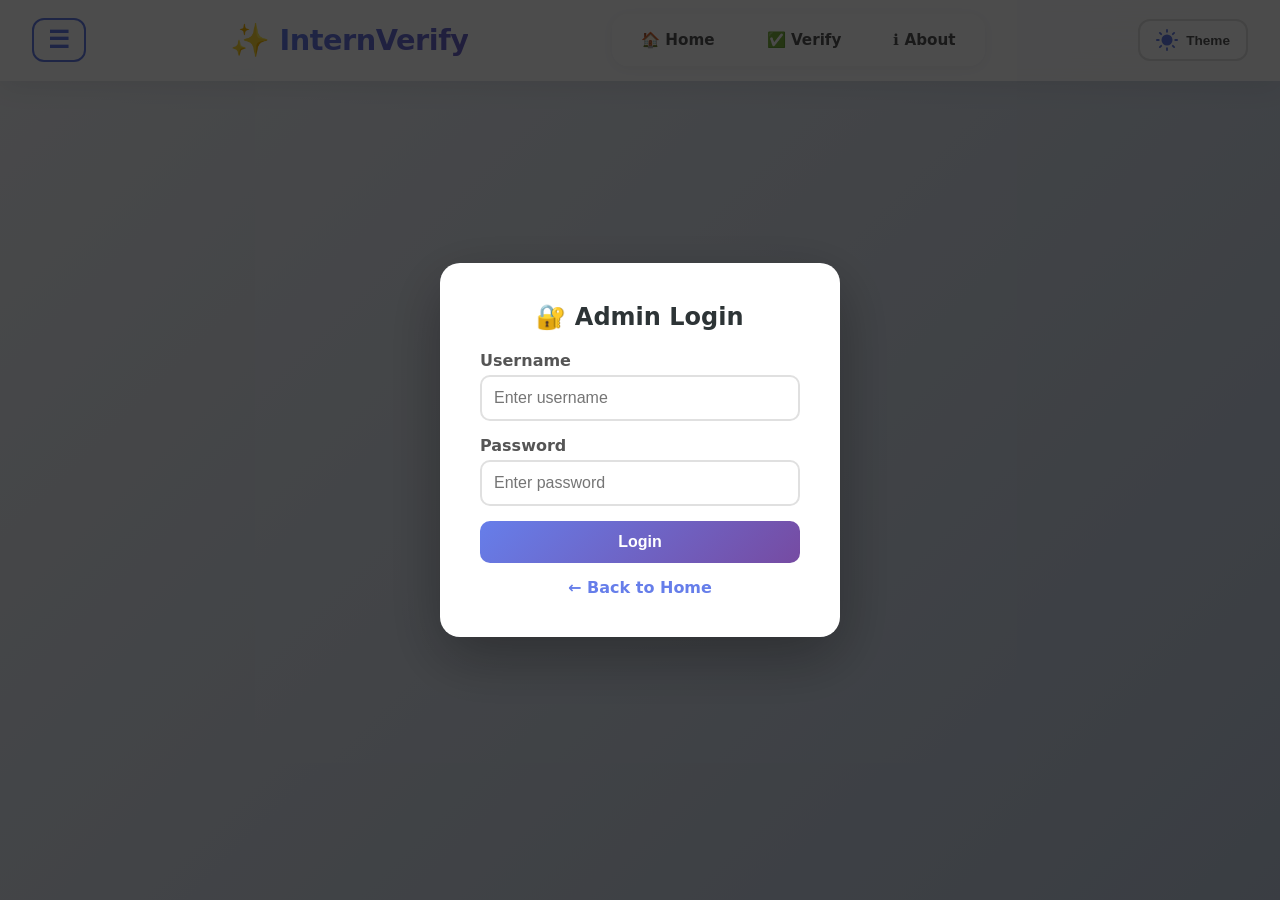
<file: admin-student.html>
<!DOCTYPE html>
<html lang="en">
<head>
    <meta charset="UTF-8">
    <meta name="viewport" content="width=device-width, initial-scale=1.0">
    <title>Student Management - InternVerify</title>
    <link rel="stylesheet" href="style.css">
    <style>
        .admin-container {
            max-width: 1200px;
            margin: 100px auto 40px;
            padding: 0 20px;
        }

        .admin-header {
            display: flex;
            justify-content: space-between;
            align-items: center;
            flex-wrap: wrap;
            gap: 20px;
            margin-bottom: 30px;
        }

        .admin-header h1 {
            font-size: 2.2rem;
            color: #2d3436;
        }

        .admin-header .stats {
            display: flex;
            gap: 20px;
            flex-wrap: wrap;
        }

        .admin-header .stats span {
            background: white;
            padding: 10px 20px;
            border-radius: 10px;
            box-shadow: 0 2px 10px rgba(0,0,0,0.05);
        }

        .btn-admin-logout {
            padding: 10px 25px;
            background: #e74c3c;
            color: white;
            border: none;
            border-radius: 10px;
            font-weight: 600;
            cursor: pointer;
            transition: all 0.3s ease;
        }

        .btn-admin-logout:hover {
            transform: translateY(-2px);
            box-shadow: 0 4px 20px rgba(231, 76, 60, 0.3);
        }

        .btn-back {
            padding: 10px 25px;
            background: #667eea;
            color: white;
            border: none;
            border-radius: 10px;
            font-weight: 600;
            cursor: pointer;
            transition: all 0.3s ease;
            text-decoration: none;
            display: inline-block;
        }

        .btn-back:hover {
            transform: translateY(-2px);
            box-shadow: 0 4px 20px rgba(102, 126, 234, 0.3);
        }

        .admin-table {
            background: white;
            border-radius: 16px;
            overflow: hidden;
            box-shadow: 0 4px 20px rgba(0,0,0,0.06);
        }

        .admin-table table {
            width: 100%;
            border-collapse: collapse;
        }

        .admin-table th {
            background: #f8f9fa;
            padding: 15px;
            text-align: left;
            font-weight: 600;
            color: #555;
        }

        .admin-table td {
            padding: 12px 15px;
            border-bottom: 1px solid #f0f0f0;
        }

        .admin-table tr:hover {
            background: #f8f9fa;
        }

        .admin-table .badge {
            display: inline-block;
            padding: 3px 12px;
            border-radius: 50px;
            font-size: 0.8rem;
            font-weight: 600;
        }

        .badge-active {
            background: #d4edda;
            color: #155724;
        }

        .badge-inactive {
            background: #f8d7da;
            color: #721c24;
        }

        .btn-delete {
            padding: 4px 12px;
            background: #e74c3c;
            color: white;
            border: none;
            border-radius: 6px;
            cursor: pointer;
            font-size: 0.8rem;
        }

        .btn-delete:hover {
            background: #c0392b;
        }

        .empty-state {
            text-align: center;
            padding: 40px;
            color: #999;
        }

        @media (max-width: 768px) {
            .admin-table {
                overflow-x: auto;
            }
            .admin-header {
                flex-direction: column;
                text-align: center;
            }
            .admin-header .stats {
                justify-content: center;
            }
        }
    </style>
</head>
<body>
    <!-- ===== NAVIGATION ===== -->
    <nav class="navbar">
        <div class="nav-container">
            <div class="logo">
                <span class="logo-icon">✨</span>
                <span class="logo-text">InternVerify</span>
            </div>
            <div class="nav-links">
                <a href="index.html" class="nav-link">🏠 Home</a>
                <a href="admin.html" class="nav-link">👑 Admin</a>
                <a href="admin-students.html" class="nav-link active" style="background: linear-gradient(135deg, #667eea, #764ba2); color: white;">👥 Students</a>
            </div>
            <div class="top-logos">
                <img src="logo1.png" alt="Logo 1" class="top-logo" onerror="this.style.display='none'">
                <img src="logo2.png" alt="Logo 2" class="top-logo" onerror="this.style.display='none'">
            </div>
        </div>
    </nav>

    <div class="admin-container">
        <div class="admin-header">
            <h1>👥 Student Management</h1>
            <div class="stats">
                <span id="totalStudents">👤 Total: 0</span>
                <a href="admin.html" class="btn-back">← Back to Admin</a>
                <button class="btn-admin-logout" onclick="logoutAdmin()">🚪 Logout</button>
            </div>
        </div>

        <div class="admin-table">
            <table>
                <thead>
                    <tr>
                        <th>ID</th>
                        <th>Full Name</th>
                        <th>Email</th>
                        <th>Password</th>
                        <th>Signup Date</th>
                        <th>Status</th>
                        <th>Action</th>
                    </tr>
                </thead>
                <tbody id="studentTableBody">
                    <!-- Rendered by JavaScript -->
                </tbody>
            </table>
        </div>
    </div>

    <script>
        // =============================================
        // ===== ADMIN AUTHENTICATION =====
        // =============================================

        // Check if admin is logged in
        const adminLoggedIn = localStorage.getItem('adminLoggedIn');
        if (adminLoggedIn !== 'true') {
            window.location.href = 'admin.html';
        }

        // =============================================
        // ===== LOAD STUDENTS =====
        // =============================================

        function loadStudents() {
            const students = JSON.parse(localStorage.getItem('students') || '[]');
            const tbody = document.getElementById('studentTableBody');
            const totalSpan = document.getElementById('totalStudents');

            totalSpan.textContent = `👤 Total: ${students.length}`;

            if (students.length === 0) {
                tbody.innerHTML = `
                    <tr>
                        <td colspan="7" style="text-align: center; padding: 30px; color: #999;">
                            No students registered yet.
                        </td>
                    </tr>
                `;
                return;
            }

            let html = '';
            students.forEach((student, index) => {
                html += `
                    <tr>
                        <td><strong>${student.id || 'STU-' + (index + 1)}</strong></td>
                        <td>${student.fullName || 'N/A'}</td>
                        <td>${student.email}</td>
                        <td><span style="font-family: monospace; background: #f0f0f0; padding: 2px 8px; border-radius: 4px;">${student.password || 'N/A'}</span></td>
                        <td>${student.signupDate || 'N/A'}</td>
                        <td><span class="badge badge-active">✅ Active</span></td>
                        <td>
                            <button class="btn-delete" onclick="deleteStudent('${student.email}')">🗑️</button>
                        </td>
                    </tr>
                `;
            });

            tbody.innerHTML = html;
        }

        // =============================================
        // ===== DELETE STUDENT =====
        // =============================================

        function deleteStudent(email) {
            if (confirm(`Are you sure you want to delete student with email: ${email}?`)) {
                let students = JSON.parse(localStorage.getItem('students') || '[]');
                students = students.filter(s => s.email !== email);
                localStorage.setItem('students', JSON.stringify(students));
                loadStudents();
                alert('✅ Student deleted successfully!');
            }
        }

        // =============================================
        // ===== ADMIN LOGOUT =====
        // =============================================

        function logoutAdmin() {
            localStorage.removeItem('adminLoggedIn');
            window.location.href = 'admin.html';
        }

        // =============================================
        // ===== INITIALIZE =====
        // =============================================

        document.addEventListener('DOMContentLoaded', function() {
            loadStudents();
        });
    </script>
</body>
</html>
</file>
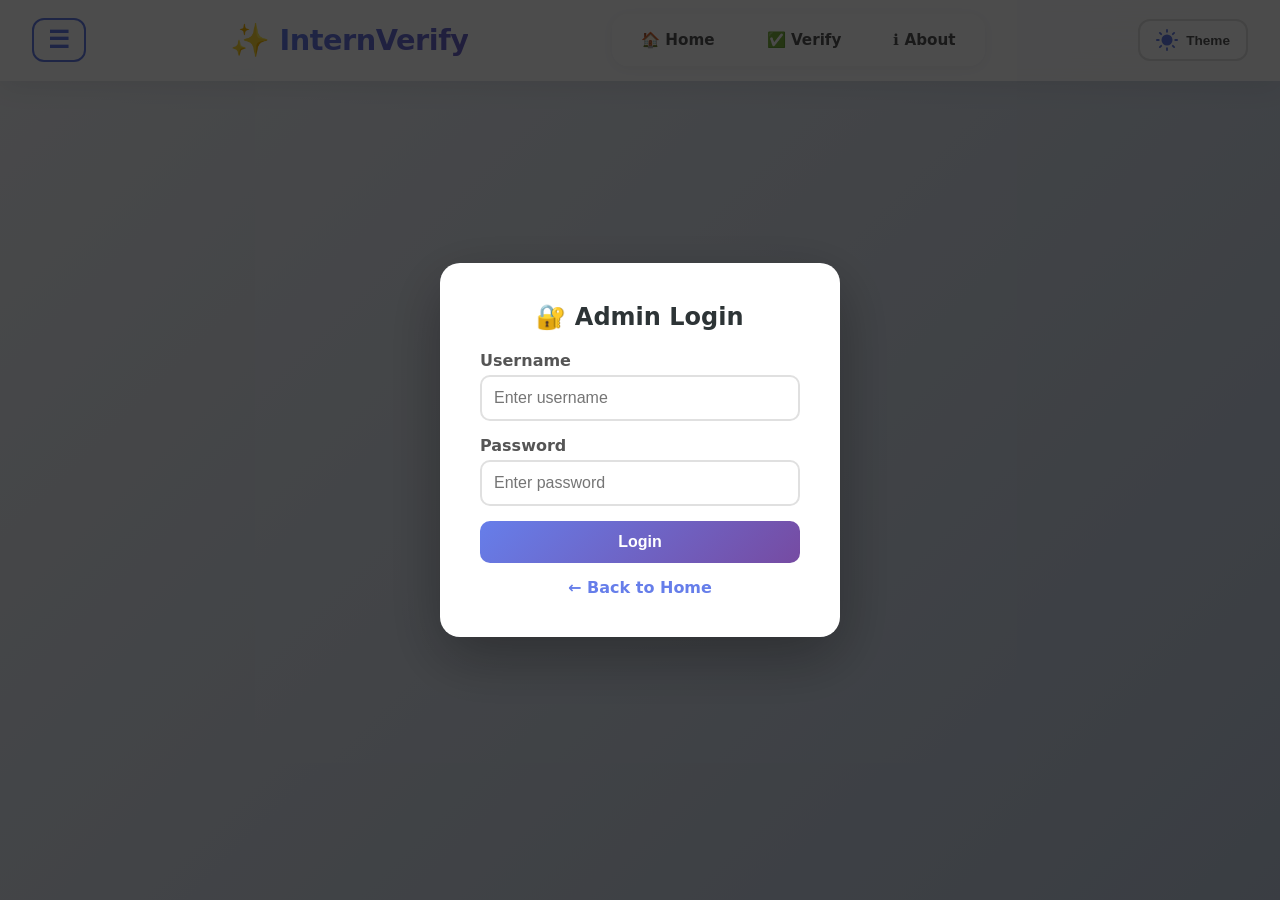
<file: admin-students.html>
<!DOCTYPE html>
<html lang="en">
<head>
    
    <!-- ===== FAVICON ===== -->
    <link rel="apple-touch-icon" sizes="180x180" href="apple-touch-icon.png">
    <link rel="icon" type="image/png" sizes="32x32" href="favicon-32x32.png">
    <link rel="icon" type="image/png" sizes="16x16" href="favicon-16x16.png">
    <link rel="manifest" href="site.webmanifest">
    <link rel="shortcut icon" href="favicon.ico">
    <meta name="msapplication-TileColor" content="#667eea">
    <meta name="theme-color" content="#667eea">
    
    <!-- Your existing meta tags -->
    <title>Internship Certificate Verification</title>

    <meta charset="UTF-8">
    <meta name="viewport" content="width=device-width, initial-scale=1.0">
    <title>Student Management - InternVerify</title>
    <link rel="stylesheet" href="style.css">
    <style>
        .admin-container {
            max-width: 1200px;
            margin: 100px auto 40px;
            padding: 0 20px;
        }
        .admin-header {
            display: flex;
            justify-content: space-between;
            align-items: center;
            flex-wrap: wrap;
            gap: 20px;
            margin-bottom: 30px;
        }
        .admin-header h1 { font-size: 2.2rem; color: #2d3436; }
        .admin-header .stats {
            display: flex;
            gap: 20px;
            flex-wrap: wrap;
        }
        .admin-header .stats span {
            background: white;
            padding: 10px 20px;
            border-radius: 10px;
            box-shadow: 0 2px 10px rgba(0,0,0,0.05);
        }
        .btn-admin-logout {
            padding: 10px 25px;
            background: #e74c3c;
            color: white;
            border: none;
            border-radius: 10px;
            font-weight: 600;
            cursor: pointer;
            transition: all 0.3s ease;
        }
        .btn-admin-logout:hover {
            transform: translateY(-2px);
            box-shadow: 0 4px 20px rgba(231, 76, 60, 0.3);
        }
        .btn-back {
            padding: 10px 25px;
            background: var(--primary);
            color: white;
            border: none;
            border-radius: 10px;
            font-weight: 600;
            cursor: pointer;
            transition: all 0.3s ease;
            text-decoration: none;
            display: inline-block;
        }
        .btn-back:hover {
            transform: translateY(-2px);
            box-shadow: 0 4px 20px var(--shadow-color);
        }
        .admin-table {
            background: white;
            border-radius: 16px;
            overflow: hidden;
            box-shadow: 0 4px 20px rgba(0,0,0,0.06);
        }
        .admin-table table { width: 100%; border-collapse: collapse; }
        .admin-table th {
            background: #f8f9fa;
            padding: 15px;
            text-align: left;
            font-weight: 600;
            color: #555;
        }
        .admin-table td {
            padding: 12px 15px;
            border-bottom: 1px solid #f0f0f0;
        }
        .admin-table tr:hover { background: #f8f9fa; }
        .admin-table .badge {
            display: inline-block;
            padding: 3px 12px;
            border-radius: 50px;
            font-size: 0.8rem;
            font-weight: 600;
        }
        .badge-active { background: #d4edda; color: #155724; }
        .btn-delete {
            padding: 4px 12px;
            background: #e74c3c;
            color: white;
            border: none;
            border-radius: 6px;
            cursor: pointer;
            font-size: 0.8rem;
            transition: all 0.3s ease;
        }
        .btn-delete:hover { background: #c0392b; transform: scale(1.05); }
        .btn-view {
            padding: 4px 12px;
            background: var(--primary);
            color: white;
            border: none;
            border-radius: 6px;
            cursor: pointer;
            font-size: 0.8rem;
            transition: all 0.3s ease;
            margin-right: 5px;
        }
        .btn-view:hover { transform: scale(1.05); box-shadow: 0 4px 15px var(--shadow-color); }
        .refresh-btn {
            padding: 8px 20px;
            background: var(--primary);
            color: white;
            border: none;
            border-radius: 8px;
            cursor: pointer;
            font-weight: 600;
            transition: all 0.3s ease;
        }
        .refresh-btn:hover {
            transform: translateY(-2px);
            box-shadow: 0 4px 20px var(--shadow-color);
        }
        .empty-state {
            text-align: center;
            padding: 40px;
            color: #999;
        }
        @media (max-width: 768px) {
            .admin-table { overflow-x: auto; }
            .admin-header { flex-direction: column; text-align: center; }
            .admin-header .stats { justify-content: center; }
        }
    </style>
</head>
<body>
    <nav class="navbar">
        <div class="nav-container">
            <div class="menu-container">
                <button class="menu-toggle" onclick="toggleMenu()">
                    <span class="menu-icon">☰</span>
                </button>
                <div class="menu-dropdown" id="menuDropdown">
                    <a href="index.html" class="menu-item">🏠 Home</a>
                    <a href="admin.html" class="menu-item">👑 Admin</a>
                    <a href="admin-students.html" class="menu-item" style="background: linear-gradient(135deg, #667eea15, #764ba215); color: var(--primary);">👥 Students</a>
                </div>
            </div>
            <div class="logo">
                <span class="logo-icon">✨</span>
                <span class="logo-text">InternVerify</span>
            </div>
            <div class="nav-links">
                <a href="index.html" class="nav-link">🏠 Home</a>
                <a href="admin.html" class="nav-link">👑 Admin</a>
                <a href="admin-students.html" class="nav-link active">👥 Students</a>
            </div>
            <div class="theme-switcher">
                <button class="theme-toggle" onclick="toggleThemePanel()" title="Choose Theme">
                    <svg class="theme-icon" viewBox="0 0 24 24" width="22" height="22">
                        <circle cx="12" cy="12" r="5" fill="currentColor" stroke="currentColor" stroke-width="2"/>
                        <g stroke="currentColor" stroke-width="2" stroke-linecap="round">
                            <line x1="12" y1="1" x2="12" y2="3" />
                            <line x1="12" y1="21" x2="12" y2="23" />
                            <line x1="4.22" y1="4.22" x2="5.64" y2="5.64" />
                            <line x1="18.36" y1="18.36" x2="19.78" y2="19.78" />
                            <line x1="1" y1="12" x2="3" y2="12" />
                            <line x1="21" y1="12" x2="23" y2="12" />
                            <line x1="4.22" y1="19.78" x2="5.64" y2="18.36" />
                            <line x1="18.36" y1="5.64" x2="19.78" y2="4.22" />
                        </g>
                    </svg>
                    <span class="theme-toggle-text">Theme</span>
                </button>
                <div class="theme-panel" id="themePanel">
                    <div class="theme-panel-header">
                        <h4>🎨 Choose Your Theme</h4>
                        <p>Select a color that inspires you</p>
                    </div>
                    <div class="theme-options-wrapper">
                        <div class="theme-options">
                            <button class="theme-option dark-mode-toggle" onclick="toggleDarkMode()">
                                <span class="theme-preview dark-preview" style="background: linear-gradient(135deg, #1a1a2e, #16213e);">
                                    <span class="dark-icon">🌙</span>
                                </span>
                                <span class="theme-name">Dark Mode</span>
                                <span class="theme-check">✓</span>
                                <span class="dark-toggle-switch">
                                    <span class="toggle-track" id="darkToggleTrack">
                                        <span class="toggle-thumb"></span>
                                    </span>
                                </span>
                            </button>
                            <button class="theme-option active" data-theme="default" onclick="applyTheme('default')">
                                <span class="theme-preview" style="background: linear-gradient(135deg, #667eea, #764ba2);"></span>
                                <span class="theme-name">Default</span>
                                <span class="theme-check">✓</span>
                            </button>
                            <button class="theme-option" data-theme="ocean" onclick="applyTheme('ocean')">
                                <span class="theme-preview" style="background: linear-gradient(135deg, #00b4db, #0083b0);"></span>
                                <span class="theme-name">Ocean</span>
                                <span class="theme-check">✓</span>
                            </button>
                            <button class="theme-option" data-theme="sunset" onclick="applyTheme('sunset')">
                                <span class="theme-preview" style="background: linear-gradient(135deg, #f12711, #f5af19);"></span>
                                <span class="theme-name">Sunset</span>
                                <span class="theme-check">✓</span>
                            </button>
                            <button class="theme-option" data-theme="forest" onclick="applyTheme('forest')">
                                <span class="theme-preview" style="background: linear-gradient(135deg, #11998e, #38ef7d);"></span>
                                <span class="theme-name">Forest</span>
                                <span class="theme-check">✓</span>
                            </button>
                            <button class="theme-option" data-theme="night" onclick="applyTheme('night')">
                                <span class="theme-preview" style="background: linear-gradient(135deg, #0f0c29, #302b63);"></span>
                                <span class="theme-name">Night</span>
                                <span class="theme-check">✓</span>
                            </button>
                            <button class="theme-option" data-theme="rose" onclick="applyTheme('rose')">
                                <span class="theme-preview" style="background: linear-gradient(135deg, #ff6b6b, #ee5a24);"></span>
                                <span class="theme-name">Rose</span>
                                <span class="theme-check">✓</span>
                            </button>
                            <button class="theme-option" data-theme="purple" onclick="applyTheme('purple')">
                                <span class="theme-preview" style="background: linear-gradient(135deg, #a29bfe, #6c5ce7);"></span>
                                <span class="theme-name">Purple</span>
                                <span class="theme-check">✓</span>
                            </button>
                        </div>
                    </div>
                    <div class="theme-panel-footer">
                        <span class="theme-count">7 themes + dark mode</span>
                    </div>
                </div>
            </div>
        </div>
    </nav>

    <div class="admin-container">
        <div class="admin-header">
            <h1>👥 Student Management</h1>
            <div class="stats">
                <span id="totalStudents">👤 Total: 0</span>
                <button class="refresh-btn" onclick="loadStudents()">🔄 Refresh</button>
                <a href="admin.html" class="btn-back">← Back to Admin</a>
                <button class="btn-admin-logout" onclick="logoutAdmin()">🚪 Logout</button>
            </div>
        </div>
        <div class="admin-table">
            <table>
                <thead>
                    <tr>
                        <th>ID</th>
                        <th>Full Name</th>
                        <th>Email</th>
                        <th>Password</th>
                        <th>Signup Date</th>
                        <th>Status</th>
                        <th>Actions</th>
                    </tr>
                </thead>
                <tbody id="studentTableBody"></tbody>
            </table>
        </div>
    </div>

    <script src="script.js"></script>
    <script>
        const adminLoggedIn = localStorage.getItem('adminLoggedIn');
        if (adminLoggedIn !== 'true') { window.location.href = 'admin.html'; }

        function loadStudents() {
            const students = JSON.parse(localStorage.getItem('students') || '[]');
            const tbody = document.getElementById('studentTableBody');
            document.getElementById('totalStudents').textContent = `👤 Total: ${students.length}`;
            if (students.length === 0) {
                tbody.innerHTML = `<tr><td colspan="7" style="text-align: center; padding: 30px; color: #999;">No students registered yet.</td></tr>`;
                return;
            }
            let html = '';
            students.forEach((student, index) => {
                html += `<tr>
                    <td><strong>${student.id || 'STU-' + (index + 1)}</strong></td>
                    <td>${student.fullName || 'N/A'}</td>
                    <td>${student.email}</td>
                    <td><span style="font-family: monospace; background: #f0f0f0; padding: 2px 8px; border-radius: 4px;">${student.password || 'N/A'}</span></td>
                    <td>${student.signupDate || 'N/A'}</td>
                    <td><span class="badge badge-active">✅ Active</span></td>
                    <td>
                        <button class="btn-view" onclick="viewStudent('${student.email}')">👁️</button>
                        <button class="btn-delete" onclick="deleteStudent('${student.email}')">🗑️</button>
                    </td>
                </tr>`;
            });
            tbody.innerHTML = html;
        }

        function viewStudent(email) {
            const students = JSON.parse(localStorage.getItem('students') || '[]');
            const student = students.find(s => s.email === email);
            if (student) {
                alert(`📋 Student Details\n────────────────────\nName: ${student.fullName}\nEmail: ${student.email}\nPassword: ${student.password}\nID: ${student.id}\nSignup Date: ${student.signupDate}\nStatus: ✅ Active`);
            }
        }

        function deleteStudent(email) {
            if (confirm(`Are you sure you want to delete student with email: ${email}?`)) {
                let students = JSON.parse(localStorage.getItem('students') || '[]');
                students = students.filter(s => s.email !== email);
                localStorage.setItem('students', JSON.stringify(students));
                loadStudents();
                alert('✅ Student deleted successfully!');
            }
        }

        function logoutAdmin() {
            if (confirm('Are you sure you want to logout?')) {
                localStorage.removeItem('adminLoggedIn');
                window.location.href = 'admin.html';
            }
        }

        // ===== THEME FUNCTIONS =====
        function toggleThemePanel() {
            const panel = document.getElementById('themePanel');
            panel.classList.toggle('show');
        }
        document.addEventListener('click', function(event) {
            const switcher = document.querySelector('.theme-switcher');
            const panel = document.getElementById('themePanel');
            if (switcher && !switcher.contains(event.target)) {
                panel.classList.remove('show');
            }
        });
        function toggleDarkMode() {
            document.body.classList.toggle('dark-mode');
            const isDark = document.body.classList.contains('dark-mode');
            const track = document.getElementById('darkToggleTrack');
            if (track) {
                track.classList.toggle('active', isDark);
            }
            localStorage.setItem('darkMode', isDark ? 'true' : 'false');
            document.getElementById('themePanel').classList.remove('show');
        }
        function applyTheme(themeName) {
            document.body.className = '';
            document.body.classList.add('theme-' + themeName);
            document.querySelectorAll('.theme-option:not(.dark-mode-toggle)').forEach(btn => {
                btn.classList.remove('active');
                if (btn.dataset.theme === themeName) {
                    btn.classList.add('active');
                }
            });
            localStorage.setItem('preferredTheme', themeName);
            document.getElementById('themePanel').classList.remove('show');
        }
        document.addEventListener('DOMContentLoaded', function() {
            const savedTheme = localStorage.getItem('preferredTheme') || 'default';
            applyTheme(savedTheme);
            const darkMode = localStorage.getItem('darkMode') === 'true';
            if (darkMode) {
                document.body.classList.add('dark-mode');
                const track = document.getElementById('darkToggleTrack');
                if (track) track.classList.add('active');
            }
            loadStudents();
        });
        function toggleMenu() {
            const menu = document.getElementById('menuDropdown');
            menu.classList.toggle('show');
        }
        document.addEventListener('click', function(event) {
            const menuContainer = document.querySelector('.menu-container');
            const menu = document.getElementById('menuDropdown');
            if (menuContainer && !menuContainer.contains(event.target)) {
                menu.classList.remove('show');
            }
        });
    </script>
</body>
</html>
</file>
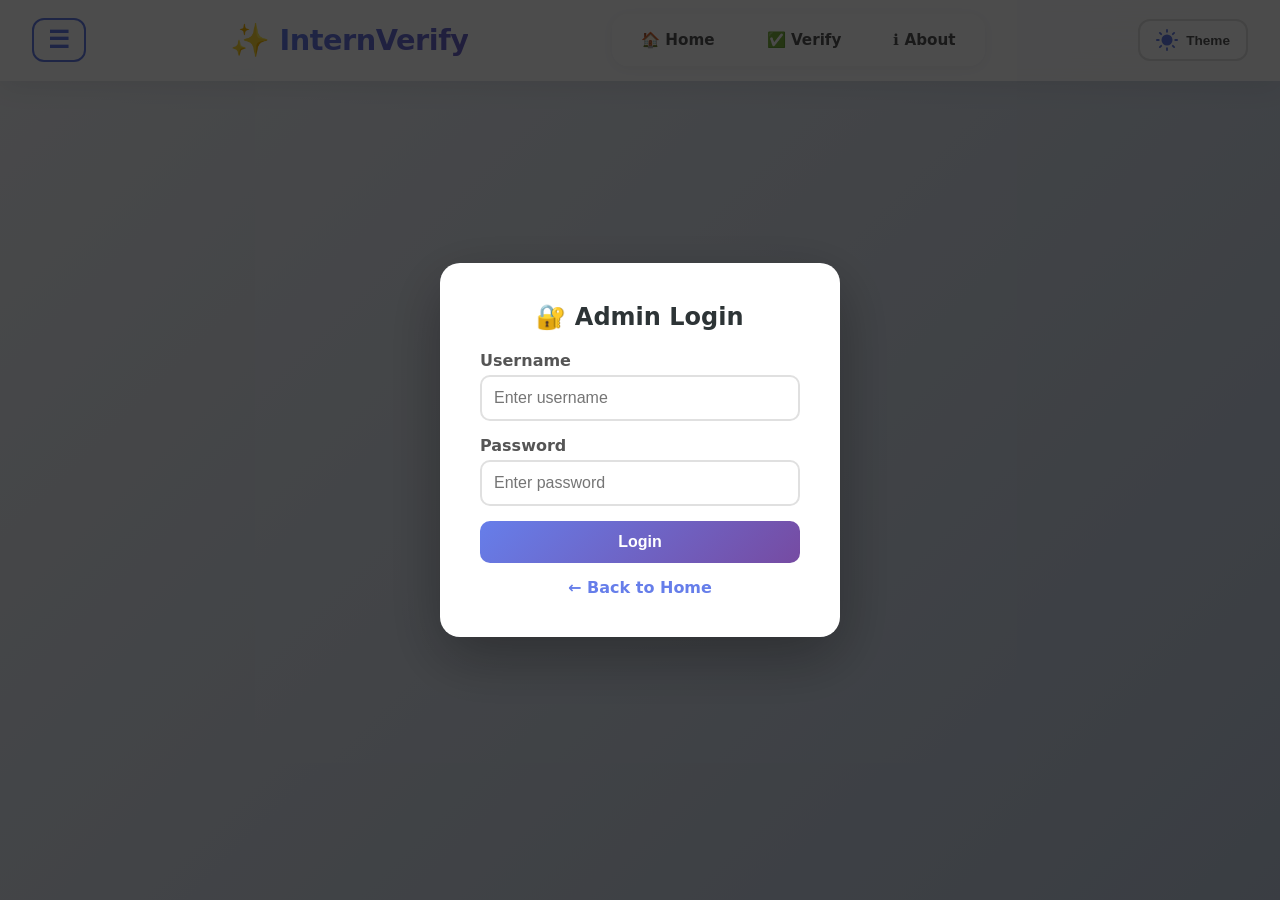
<file: admin.html>
<!DOCTYPE html>
<html lang="en">
<head>
    
    <!-- ===== FAVICON ===== -->
    <link rel="apple-touch-icon" sizes="180x180" href="apple-touch-icon.png">
    <link rel="icon" type="image/png" sizes="32x32" href="favicon-32x32.png">
    <link rel="icon" type="image/png" sizes="16x16" href="favicon-16x16.png">
    <link rel="manifest" href="site.webmanifest">
    <link rel="shortcut icon" href="favicon.ico">
    <meta name="msapplication-TileColor" content="#667eea">
    <meta name="theme-color" content="#667eea">
    
    <!-- Your existing meta tags -->
    <title>Internship Certificate Verification</title>

    <meta charset="UTF-8">
    <meta name="viewport" content="width=device-width, initial-scale=1.0">
    <title>Admin Dashboard - InternVerify</title>
    <link rel="stylesheet" href="style.css">
    <style>
        .admin-container {
            max-width: 1200px;
            margin: 100px auto 40px;
            padding: 0 20px;
        }
        .admin-header {
            display: flex;
            justify-content: space-between;
            align-items: center;
            flex-wrap: wrap;
            gap: 20px;
            margin-bottom: 30px;
        }
        .admin-header h1 { font-size: 2.5rem; color: #2d3436; }
        .admin-stats {
            display: grid;
            grid-template-columns: repeat(auto-fit, minmax(180px, 1fr));
            gap: 20px;
            margin-bottom: 30px;
        }
        .stat-card {
            background: white;
            padding: 20px;
            border-radius: 16px;
            box-shadow: 0 4px 20px rgba(0,0,0,0.06);
            text-align: center;
        }
        .stat-card h3 { font-size: 2rem; color: var(--primary); }
        .stat-card p { color: #666; margin-top: 5px; }
        .admin-form {
            background: white;
            padding: 30px;
            border-radius: 16px;
            box-shadow: 0 4px 20px rgba(0,0,0,0.06);
            margin-bottom: 30px;
        }
        .admin-form h2 { margin-bottom: 20px; color: #2d3436; }
        .form-group { margin-bottom: 15px; }
        .form-group label { display: block; font-weight: 600; margin-bottom: 5px; color: #555; }
        .form-group input {
            width: 100%;
            padding: 12px;
            border: 2px solid #e0e0e0;
            border-radius: 10px;
            font-size: 1rem;
        }
        .form-row {
            display: grid;
            grid-template-columns: 1fr 1fr;
            gap: 20px;
        }
        .btn-admin {
            padding: 12px 30px;
            background: var(--gradient);
            color: white;
            border: none;
            border-radius: 10px;
            font-size: 1rem;
            font-weight: 600;
            cursor: pointer;
            transition: all 0.3s ease;
        }
        .btn-admin:hover {
            transform: translateY(-2px);
            box-shadow: 0 4px 20px var(--shadow-color);
        }
        .btn-danger { background: linear-gradient(135deg, #e74c3c, #c0392b); }
        .btn-success { background: linear-gradient(135deg, #27ae60, #2ecc71); }
        .btn-github { 
            background: linear-gradient(135deg, #24292e, #1a1e22);
            box-shadow: 0 4px 20px rgba(36, 41, 46, 0.3);
        }
        .btn-github:hover { box-shadow: 0 8px 30px rgba(36, 41, 46, 0.5); }
        .admin-table {
            background: white;
            border-radius: 16px;
            overflow: hidden;
            box-shadow: 0 4px 20px rgba(0,0,0,0.06);
        }
        .admin-table table { width: 100%; border-collapse: collapse; }
        .admin-table th {
            background: #f8f9fa;
            padding: 15px;
            text-align: left;
            font-weight: 600;
            color: #555;
        }
        .admin-table td {
            padding: 12px 15px;
            border-bottom: 1px solid #f0f0f0;
        }
        .admin-table tr:hover { background: #f8f9fa; }
        .login-overlay {
            position: fixed;
            top: 0;
            left: 0;
            right: 0;
            bottom: 0;
            background: rgba(0,0,0,0.7);
            display: flex;
            align-items: center;
            justify-content: center;
            z-index: 9999;
        }
        .login-box {
            background: white;
            padding: 40px;
            border-radius: 20px;
            max-width: 400px;
            width: 90%;
            box-shadow: 0 20px 60px rgba(0,0,0,0.3);
        }
        .login-box h2 { text-align: center; margin-bottom: 20px; color: #2d3436; }
        .login-box .form-group { margin-bottom: 15px; }
        .login-box .form-group label { display: block; font-weight: 600; margin-bottom: 5px; color: #555; }
        .login-box .form-group input {
            width: 100%;
            padding: 12px;
            border: 2px solid #e0e0e0;
            border-radius: 10px;
            font-size: 1rem;
        }
        .login-error {
            background: #f8d7da;
            color: #721c24;
            padding: 10px 15px;
            border-radius: 8px;
            margin-bottom: 15px;
            display: none;
            text-align: center;
        }
        .back-home-link {
            text-align: center;
            margin-top: 15px;
        }
        .back-home-link a {
            color: var(--primary);
            text-decoration: none;
            font-weight: 600;
            transition: all 0.3s ease;
        }
        .back-home-link a:hover {
            color: var(--secondary);
            text-decoration: underline;
        }
        .modal-overlay {
            position: fixed;
            top: 0;
            left: 0;
            right: 0;
            bottom: 0;
            background: rgba(0,0,0,0.6);
            display: none;
            align-items: center;
            justify-content: center;
            z-index: 10000;
            backdrop-filter: blur(5px);
        }
        .modal-overlay.active { display: flex; }
        .modal-box {
            background: white;
            padding: 40px;
            border-radius: 20px;
            max-width: 700px;
            width: 95%;
            max-height: 90vh;
            overflow-y: auto;
            box-shadow: 0 30px 80px rgba(0,0,0,0.4);
        }
        .modal-box h2 { margin-bottom: 15px; color: #2d3436; }
        .modal-box p { color: #666; margin-bottom: 20px; }
        .modal-box textarea {
            width: 100%;
            height: 250px;
            padding: 15px;
            border: 2px solid #e0e0e0;
            border-radius: 10px;
            font-family: 'Courier New', monospace;
            font-size: 12px;
            resize: vertical;
            background: #f8f9fa;
        }
        .modal-actions {
            display: flex;
            gap: 10px;
            margin-top: 15px;
            flex-wrap: wrap;
        }
        @media (max-width: 768px) {
            .form-row { grid-template-columns: 1fr; }
            .admin-table { overflow-x: auto; }
            .modal-box { padding: 20px; }
        }
    </style>
</head>
<body>
    <nav class="navbar">
        <div class="nav-container">
            <div class="menu-container">
                <button class="menu-toggle" onclick="toggleMenu()">
                    <span class="menu-icon">☰</span>
                </button>
                <div class="menu-dropdown" id="menuDropdown">
                    <a href="index.html" class="menu-item">🏠 Home</a>
                    <a href="index.html#verify" class="menu-item">✅ Verify</a>
                    <a href="index.html#about" class="menu-item">ℹ️ About</a>
                    <a href="apply.html" class="menu-item apply-item">📝 Apply</a>
                    <a href="admin.html" class="menu-item admin-item" style="background: linear-gradient(135deg, #667eea15, #764ba215); color: var(--primary);">👑 Admin</a>
                    <a href="admin-students.html" class="menu-item admin-item">👥 Students</a>
                </div>
            </div>
            <div class="logo">
                <span class="logo-icon">✨</span>
                <span class="logo-text">InternVerify</span>
            </div>
            <div class="nav-links">
                <a href="index.html" class="nav-link">🏠 Home</a>
                <a href="index.html#verify" class="nav-link">✅ Verify</a>
                <a href="index.html#about" class="nav-link">ℹ️ About</a>
            </div>
            <div class="theme-switcher">
                <button class="theme-toggle" onclick="toggleThemePanel()" title="Choose Theme">
                    <svg class="theme-icon" viewBox="0 0 24 24" width="22" height="22">
                        <circle cx="12" cy="12" r="5" fill="currentColor" stroke="currentColor" stroke-width="2"/>
                        <g stroke="currentColor" stroke-width="2" stroke-linecap="round">
                            <line x1="12" y1="1" x2="12" y2="3" />
                            <line x1="12" y1="21" x2="12" y2="23" />
                            <line x1="4.22" y1="4.22" x2="5.64" y2="5.64" />
                            <line x1="18.36" y1="18.36" x2="19.78" y2="19.78" />
                            <line x1="1" y1="12" x2="3" y2="12" />
                            <line x1="21" y1="12" x2="23" y2="12" />
                            <line x1="4.22" y1="19.78" x2="5.64" y2="18.36" />
                            <line x1="18.36" y1="5.64" x2="19.78" y2="4.22" />
                        </g>
                    </svg>
                    <span class="theme-toggle-text">Theme</span>
                </button>
                <div class="theme-panel" id="themePanel">
                    <div class="theme-panel-header">
                        <h4>🎨 Choose Your Theme</h4>
                        <p>Select a color that inspires you</p>
                    </div>
                    <div class="theme-options-wrapper">
                        <div class="theme-options">
                            <button class="theme-option dark-mode-toggle" onclick="toggleDarkMode()">
                                <span class="theme-preview dark-preview" style="background: linear-gradient(135deg, #1a1a2e, #16213e);">
                                    <span class="dark-icon">🌙</span>
                                </span>
                                <span class="theme-name">Dark Mode</span>
                                <span class="theme-check">✓</span>
                                <span class="dark-toggle-switch">
                                    <span class="toggle-track" id="darkToggleTrack">
                                        <span class="toggle-thumb"></span>
                                    </span>
                                </span>
                            </button>
                            <button class="theme-option active" data-theme="default" onclick="applyTheme('default')">
                                <span class="theme-preview" style="background: linear-gradient(135deg, #667eea, #764ba2);"></span>
                                <span class="theme-name">Default</span>
                                <span class="theme-check">✓</span>
                            </button>
                            <button class="theme-option" data-theme="ocean" onclick="applyTheme('ocean')">
                                <span class="theme-preview" style="background: linear-gradient(135deg, #00b4db, #0083b0);"></span>
                                <span class="theme-name">Ocean</span>
                                <span class="theme-check">✓</span>
                            </button>
                            <button class="theme-option" data-theme="sunset" onclick="applyTheme('sunset')">
                                <span class="theme-preview" style="background: linear-gradient(135deg, #f12711, #f5af19);"></span>
                                <span class="theme-name">Sunset</span>
                                <span class="theme-check">✓</span>
                            </button>
                            <button class="theme-option" data-theme="forest" onclick="applyTheme('forest')">
                                <span class="theme-preview" style="background: linear-gradient(135deg, #11998e, #38ef7d);"></span>
                                <span class="theme-name">Forest</span>
                                <span class="theme-check">✓</span>
                            </button>
                            <button class="theme-option" data-theme="night" onclick="applyTheme('night')">
                                <span class="theme-preview" style="background: linear-gradient(135deg, #0f0c29, #302b63);"></span>
                                <span class="theme-name">Night</span>
                                <span class="theme-check">✓</span>
                            </button>
                            <button class="theme-option" data-theme="rose" onclick="applyTheme('rose')">
                                <span class="theme-preview" style="background: linear-gradient(135deg, #ff6b6b, #ee5a24);"></span>
                                <span class="theme-name">Rose</span>
                                <span class="theme-check">✓</span>
                            </button>
                            <button class="theme-option" data-theme="purple" onclick="applyTheme('purple')">
                                <span class="theme-preview" style="background: linear-gradient(135deg, #a29bfe, #6c5ce7);"></span>
                                <span class="theme-name">Purple</span>
                                <span class="theme-check">✓</span>
                            </button>
                        </div>
                    </div>
                    <div class="theme-panel-footer">
                        <span class="theme-count">7 themes + dark mode</span>
                    </div>
                </div>
            </div>
        </div>
    </nav>

    <div class="admin-container" id="adminContent" style="display:none;">
        <div class="admin-header">
            <h1>📊 Admin Dashboard</h1>
            <div style="display: flex; gap: 10px; flex-wrap: wrap;">
                <button onclick="exportToGitHub()" class="btn-admin btn-github">🐙 Export to GitHub</button>
                <button onclick="exportData()" class="btn-admin btn-success">📥 Export JSON</button>
                <button onclick="logout()" class="btn-admin btn-danger">🚪 Logout</button>
            </div>
        </div>
        <div class="admin-stats" id="statsContainer">
            <div class="stat-card"><h3 id="totalCerts">0</h3><p>Total Certificates</p></div>
            <div class="stat-card"><h3 id="verifiedCerts">0</h3><p>Verified</p></div>
            <div class="stat-card"><h3 id="expiredCerts">0</h3><p>Expired</p></div>
        </div>
        <div class="admin-form">
            <h2 id="formTitle">➕ Add New Certificate</h2>
            <form id="certForm" onsubmit="saveCertificate(event)">
                <input type="hidden" id="editId">
                <div class="form-row">
                    <div class="form-group">
                        <label>Certificate ID</label>
                        <input type="text" id="certIdInput" placeholder="e.g., INT-2024-004" required>
                    </div>
                    <div class="form-group">
                        <label>Student Name</label>
                        <input type="text" id="nameInput" placeholder="Full Name" required>
                    </div>
                </div>
                <div class="form-row">
                    <div class="form-group">
                        <label>Internship Role</label>
                        <input type="text" id="internshipInput" placeholder="e.g., Data Analytics Internship" required>
                    </div>
                    <div class="form-group">
                        <label>Duration</label>
                        <input type="text" id="durationInput" placeholder="e.g., 2 Months" required>
                    </div>
                </div>
                <div class="form-row">
                    <div class="form-group">
                        <label>Completion Date</label>
                        <input type="text" id="dateInput" placeholder="e.g., October 13, 2024" required>
                    </div>
                    <div class="form-group">
                        <label>Google Drive Link</label>
                        <input type="url" id="linkInput" placeholder="https://drive.google.com/file/d/.../preview" required>
                    </div>
                </div>
                <button type="submit" class="btn-admin">💾 Save Certificate</button>
                <button type="button" onclick="resetForm()" class="btn-admin" style="background: #666; margin-left: 10px;">↺ Reset</button>
            </form>
        </div>
        <div class="admin-table">
            <h3 style="padding: 20px 20px 0; color: #2d3436;">📜 All Certificates</h3>
            <div id="certList"></div>
        </div>
    </div>

    <div class="login-overlay" id="loginOverlay">
        <div class="login-box">
            <h2>🔐 Admin Login</h2>
            <div class="login-error" id="loginError">❌ Invalid username or password!</div>
            <form id="loginForm">
                <div class="form-group">
                    <label>Username</label>
                    <input type="text" id="username" placeholder="Enter username" required>
                </div>
                <div class="form-group">
                    <label>Password</label>
                    <input type="password" id="password" placeholder="Enter password" required>
                </div>
                <button type="submit" class="btn-admin" style="width: 100%;">Login</button>
                <div class="back-home-link">
                    <a href="index.html">← Back to Home</a>
                </div>
            </form>
        </div>
    </div>

    <div class="modal-overlay" id="exportModal">
        <div class="modal-box">
            <h2>🐙 Export to GitHub</h2>
            <p>Copy the code below and replace the <strong>database.certificates</strong> array in your <code>script.js</code> file.</p>
            <textarea id="exportCode" readonly></textarea>
            <div class="modal-actions">
                <button onclick="copyExportCode()" class="btn-admin" style="background: linear-gradient(135deg, #667eea, #764ba2);">📋 Copy Code</button>
                <button onclick="downloadScriptJs()" class="btn-admin btn-success">⬇️ Download script.js</button>
                <button onclick="closeExportModal()" class="btn-admin" style="background: #666;">Close</button>
            </div>
        </div>
    </div>

    <script src="script.js"></script>
    <script>
        let adminData = [];
        const VALID_USERNAME = 'sukanta';
        const VALID_PASSWORD = '102030';

        document.getElementById('loginForm').addEventListener('submit', function(e) {
            e.preventDefault();
            const username = document.getElementById('username').value.trim();
            const password = document.getElementById('password').value.trim();
            const errorDiv = document.getElementById('loginError');
            errorDiv.style.display = 'none';
            if (username === VALID_USERNAME && password === VALID_PASSWORD) {
                document.getElementById('loginOverlay').style.display = 'none';
                document.getElementById('adminContent').style.display = 'block';
                localStorage.setItem('adminLoggedIn', 'true');
                loadAdminData();
            } else {
                errorDiv.style.display = 'block';
                document.getElementById('password').value = '';
                document.getElementById('password').focus();
            }
        });

        function logout() {
            document.getElementById('loginOverlay').style.display = 'flex';
            document.getElementById('adminContent').style.display = 'none';
            localStorage.removeItem('adminLoggedIn');
            document.getElementById('username').value = '';
            document.getElementById('password').value = '';
            document.getElementById('loginError').style.display = 'none';
        }

        function loadAdminData() {
            const stored = localStorage.getItem('adminCertificates');
            if (stored) {
                try { adminData = JSON.parse(stored); } catch(e) { adminData = []; }
            } else {
                if (typeof database !== 'undefined' && database.certificates) {
                    adminData = JSON.parse(JSON.stringify(database.certificates));
                } else { adminData = []; }
                localStorage.setItem('adminCertificates', JSON.stringify(adminData));
            }
            renderTable();
            updateStats();
        }

        function saveCertificate(event) {
            event.preventDefault();
            const editId = document.getElementById('editId').value;
            const certData = {
                id: document.getElementById('certIdInput').value.trim(),
                name: document.getElementById('nameInput').value.trim(),
                internship: document.getElementById('internshipInput').value.trim(),
                duration: document.getElementById('durationInput').value.trim(),
                completionDate: document.getElementById('dateInput').value.trim(),
                verified: true,
                certificateLink: document.getElementById('linkInput').value.trim()
            };
            if (!certData.id || !certData.name) {
                alert('Please fill in all required fields.');
                return;
            }
            if (editId) {
                const index = adminData.findIndex(c => c.id === editId);
                if (index !== -1) { adminData[index] = certData; }
            } else {
                if (adminData.find(c => c.id === certData.id)) {
                    alert('Certificate ID already exists!');
                    return;
                }
                adminData.push(certData);
            }
            saveToStorage();
            renderTable();
            updateStats();
            resetForm();
            updateMainDatabase();
            alert('✅ Certificate saved successfully!');
        }

        function deleteCertificate(id) {
            if (confirm(`Are you sure you want to delete certificate ${id}?`)) {
                adminData = adminData.filter(c => c.id !== id);
                saveToStorage();
                renderTable();
                updateStats();
                updateMainDatabase();
                alert('🗑️ Certificate deleted');
            }
        }

        function editCertificate(id) {
            const cert = adminData.find(c => c.id === id);
            if (!cert) return;
            document.getElementById('editId').value = cert.id;
            document.getElementById('certIdInput').value = cert.id;
            document.getElementById('nameInput').value = cert.name;
            document.getElementById('internshipInput').value = cert.internship;
            document.getElementById('durationInput').value = cert.duration;
            document.getElementById('dateInput').value = cert.completionDate;
            document.getElementById('linkInput').value = cert.certificateLink;
            document.getElementById('formTitle').textContent = '✏️ Edit Certificate';
            document.getElementById('certIdInput').readOnly = true;
            document.querySelector('.admin-form').scrollIntoView({ behavior: 'smooth' });
        }

        function resetForm() {
            document.getElementById('editId').value = '';
            document.getElementById('certIdInput').value = '';
            document.getElementById('certIdInput').readOnly = false;
            document.getElementById('nameInput').value = '';
            document.getElementById('internshipInput').value = '';
            document.getElementById('durationInput').value = '';
            document.getElementById('dateInput').value = '';
            document.getElementById('linkInput').value = '';
            document.getElementById('formTitle').textContent = '➕ Add New Certificate';
        }

        function renderTable() {
            const container = document.getElementById('certList');
            if (adminData.length === 0) {
                container.innerHTML = `<p style="padding: 20px; text-align: center; color: #666;">No certificates found.</p>`;
                return;
            }
            let html = `<table><thead><tr><th>ID</th><th>Name</th><th>Internship</th><th>Duration</th><th>Date</th><th>Actions</th></tr></thead><tbody>`;
            adminData.forEach(cert => {
                html += `<tr><td><strong>${cert.id}</strong></td><td>${cert.name}</td><td>${cert.internship}</td><td>${cert.duration}</td><td>${cert.completionDate}</td><td><button onclick="editCertificate('${cert.id}')" style="padding: 4px 12px; background: var(--primary); color: white; border: none; border-radius: 6px; cursor: pointer; margin-right: 5px;">✏️</button><button onclick="deleteCertificate('${cert.id}')" style="padding: 4px 12px; background: #e74c3c; color: white; border: none; border-radius: 6px; cursor: pointer;">🗑️</button></td></tr>`;
            });
            html += `</tbody></table>`;
            container.innerHTML = html;
        }

        function updateStats() {
            document.getElementById('totalCerts').textContent = adminData.length;
            document.getElementById('verifiedCerts').textContent = adminData.filter(c => c.verified).length;
            const now = new Date();
            const expired = adminData.filter(c => {
                const date = new Date(c.completionDate);
                const diff = (now - date) / (1000 * 60 * 60 * 24 * 30);
                return diff > 6;
            });
            document.getElementById('expiredCerts').textContent = expired.length;
        }

        function saveToStorage() {
            localStorage.setItem('adminCertificates', JSON.stringify(adminData));
        }

        function updateMainDatabase() {
            const mainData = adminData.map(c => ({ ...c, verified: true }));
            localStorage.setItem('certificatesData', JSON.stringify(mainData));
            if (typeof database !== 'undefined') { database.certificates = mainData; }
        }

        function exportToGitHub() {
            const code = generateScriptJsCode();
            document.getElementById('exportCode').value = code;
            document.getElementById('exportModal').classList.add('active');
        }

        function generateScriptJsCode() {
            const certs = adminData.map(c => ({
                id: c.id,
                name: c.name,
                internship: c.internship,
                duration: c.duration,
                completionDate: c.completionDate,
                verified: true,
                certificateLink: c.certificateLink
            }));
            return `// ===== DATABASE =====\nconst database = {\n    certificates: ${JSON.stringify(certs, null, 8)}\n};`;
        }

        function copyExportCode() {
            const textarea = document.getElementById('exportCode');
            textarea.select();
            document.execCommand('copy');
            alert('📋 Code copied to clipboard!');
        }

        function downloadScriptJs() {
            const code = generateScriptJsCode();
            const blob = new Blob([code], { type: 'text/javascript' });
            const url = URL.createObjectURL(blob);
            const a = document.createElement('a');
            a.href = url;
            a.download = 'script.js';
            a.click();
            URL.revokeObjectURL(url);
            alert('⬇️ script.js downloaded!');
        }

        function closeExportModal() {
            document.getElementById('exportModal').classList.remove('active');
        }

        function exportData() {
            const dataStr = JSON.stringify(adminData, null, 2);
            const blob = new Blob([dataStr], { type: 'application/json' });
            const url = URL.createObjectURL(blob);
            const a = document.createElement('a');
            a.href = url;
            a.download = 'certificates_backup.json';
            a.click();
            URL.revokeObjectURL(url);
            alert('📥 JSON exported!');
        }

        document.addEventListener('DOMContentLoaded', function() {
            if (localStorage.getItem('adminLoggedIn') === 'true') {
                document.getElementById('loginOverlay').style.display = 'none';
                document.getElementById('adminContent').style.display = 'block';
                loadAdminData();
            } else {
                document.getElementById('loginOverlay').style.display = 'flex';
                document.getElementById('adminContent').style.display = 'none';
            }
        });

        document.getElementById('exportModal').addEventListener('click', function(e) {
            if (e.target === this) { closeExportModal(); }
        });

        // ===== THEME FUNCTIONS =====
        function toggleThemePanel() {
            const panel = document.getElementById('themePanel');
            panel.classList.toggle('show');
        }
        document.addEventListener('click', function(event) {
            const switcher = document.querySelector('.theme-switcher');
            const panel = document.getElementById('themePanel');
            if (switcher && !switcher.contains(event.target)) {
                panel.classList.remove('show');
            }
        });
        function toggleDarkMode() {
            document.body.classList.toggle('dark-mode');
            const isDark = document.body.classList.contains('dark-mode');
            const track = document.getElementById('darkToggleTrack');
            if (track) {
                track.classList.toggle('active', isDark);
            }
            localStorage.setItem('darkMode', isDark ? 'true' : 'false');
            document.getElementById('themePanel').classList.remove('show');
        }
        function applyTheme(themeName) {
            document.body.className = '';
            document.body.classList.add('theme-' + themeName);
            document.querySelectorAll('.theme-option:not(.dark-mode-toggle)').forEach(btn => {
                btn.classList.remove('active');
                if (btn.dataset.theme === themeName) {
                    btn.classList.add('active');
                }
            });
            localStorage.setItem('preferredTheme', themeName);
            document.getElementById('themePanel').classList.remove('show');
        }
        document.addEventListener('DOMContentLoaded', function() {
            const savedTheme = localStorage.getItem('preferredTheme') || 'default';
            applyTheme(savedTheme);
            const darkMode = localStorage.getItem('darkMode') === 'true';
            if (darkMode) {
                document.body.classList.add('dark-mode');
                const track = document.getElementById('darkToggleTrack');
                if (track) track.classList.add('active');
            }
        });
        function toggleMenu() {
            const menu = document.getElementById('menuDropdown');
            menu.classList.toggle('show');
        }
        document.addEventListener('click', function(event) {
            const menuContainer = document.querySelector('.menu-container');
            const menu = document.getElementById('menuDropdown');
            if (menuContainer && !menuContainer.contains(event.target)) {
                menu.classList.remove('show');
            }
        });
    </script>
</body>
</html>
</file>
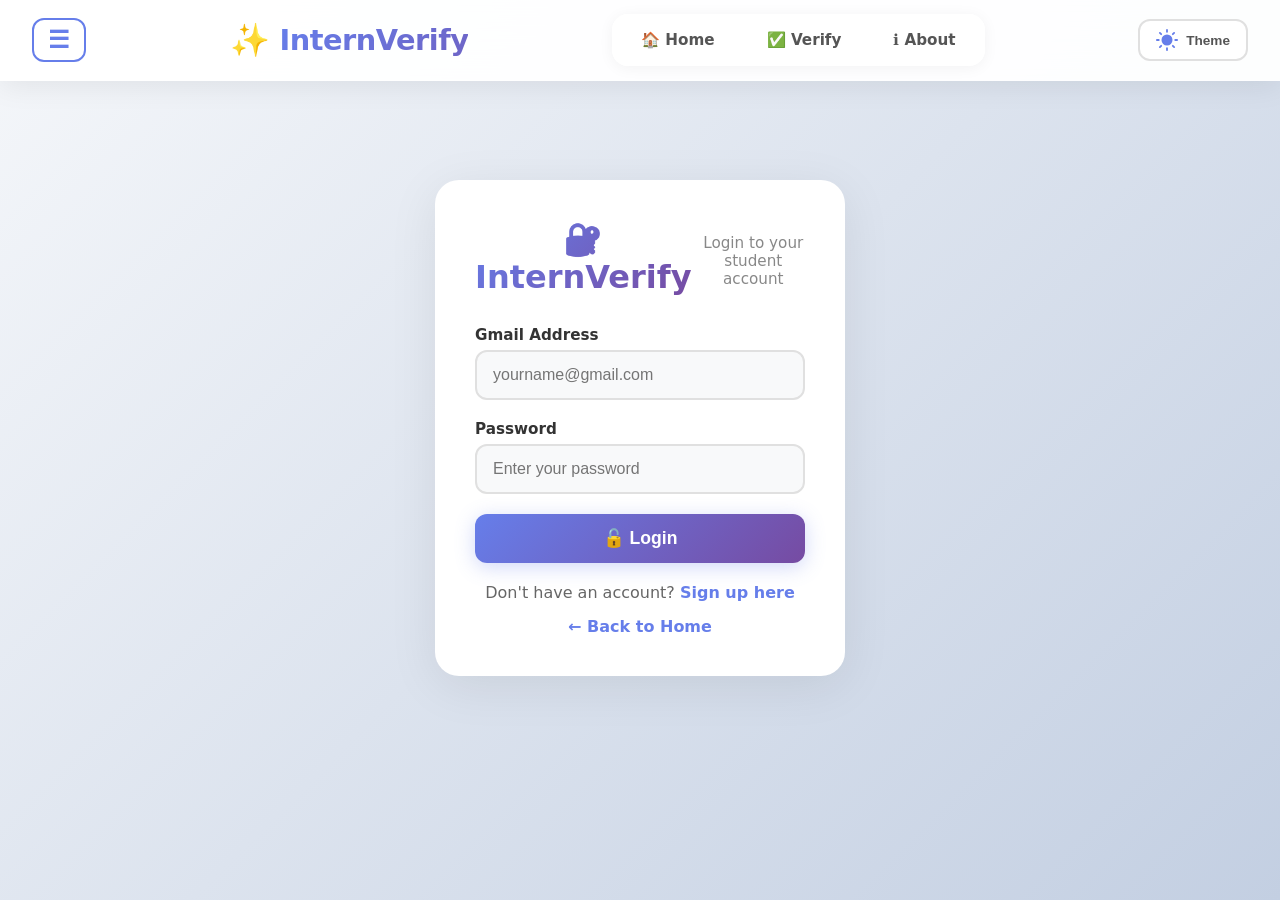
<file: dashboard.html>
<!DOCTYPE html>
<html lang="en">
<head>
    <meta charset="UTF-8">
    <meta name="viewport" content="width=device-width, initial-scale=1.0">
    <title>Dashboard - InternVerify</title>
    <link rel="stylesheet" href="style.css">
    <style>
        .dashboard-container {
            max-width: 1200px;
            margin: 100px auto 40px;
            padding: 0 20px;
        }

        /* ===== WELCOME SECTION ===== */
        .welcome-section {
            background: var(--gradient);
            padding: 40px 30px;
            border-radius: 20px;
            color: white;
            margin-bottom: 30px;
            text-align: center;
            box-shadow: 0 10px 40px var(--shadow-color);
        }

        .welcome-section h1 {
            font-size: 2.5rem;
            font-weight: 800;
            margin-bottom: 5px;
        }

        .welcome-section h1 span {
            display: inline-block;
            animation: welcomePop 0.6s cubic-bezier(0.16, 1, 0.3, 1);
        }

        @keyframes welcomePop {
            0% { transform: scale(0); opacity: 0; }
            100% { transform: scale(1); opacity: 1; }
        }

        .welcome-section p {
            font-size: 1.1rem;
            opacity: 0.9;
            margin-top: 5px;
        }

        .welcome-section .student-email {
            font-size: 0.9rem;
            opacity: 0.7;
            margin-top: 5px;
            font-weight: 300;
        }

        /* ===== DASHBOARD HEADER ===== */
        .dashboard-header {
            display: flex;
            justify-content: space-between;
            align-items: center;
            flex-wrap: wrap;
            gap: 15px;
            background: white;
            padding: 15px 25px;
            border-radius: 16px;
            box-shadow: 0 4px 20px rgba(0, 0, 0, 0.06);
            margin-bottom: 30px;
        }

        .dashboard-header .user-info h2 {
            color: #2d3436;
            font-size: 1.3rem;
            margin-bottom: 2px;
        }

        .dashboard-header .user-info p {
            color: #888;
            font-size: 0.9rem;
        }

        .dashboard-header .btn-logout {
            padding: 10px 25px;
            background: #e74c3c;
            color: white;
            border: none;
            border-radius: 10px;
            font-weight: 600;
            cursor: pointer;
            transition: all 0.3s ease;
            font-size: 0.95rem;
        }

        .dashboard-header .btn-logout:hover {
            transform: translateY(-2px);
            box-shadow: 0 4px 20px rgba(231, 76, 60, 0.3);
        }

        /* ===== INTERNSHIP GRID ===== */
        .internship-grid {
            display: grid;
            grid-template-columns: repeat(auto-fit, minmax(220px, 1fr));
            gap: 20px;
            margin-top: 10px;
        }

        .internship-card {
            background: white;
            padding: 25px 20px;
            border-radius: 16px;
            text-align: center;
            box-shadow: 0 4px 20px rgba(0, 0, 0, 0.06);
            transition: all 0.4s cubic-bezier(0.16, 1, 0.3, 1);
            border: 2px solid transparent;
            position: relative;
            overflow: hidden;
        }

        .internship-card::before {
            content: '';
            position: absolute;
            top: 0;
            left: 0;
            right: 0;
            height: 4px;
            background: var(--gradient);
            opacity: 0;
            transition: opacity 0.3s ease;
        }

        .internship-card:hover::before {
            opacity: 1;
        }

        .internship-card:hover {
            transform: translateY(-6px);
            box-shadow: 0 12px 40px rgba(0, 0, 0, 0.08);
            border-color: var(--primary);
        }

        .internship-card .icon {
            font-size: 2.8rem;
            margin-bottom: 10px;
        }

        .internship-card h3 {
            color: #2d3436;
            font-size: 1.1rem;
            margin-bottom: 4px;
            font-weight: 700;
        }

        .internship-card .price {
            color: #27ae60;
            font-weight: 700;
            font-size: 1.1rem;
        }

        .internship-card .price.free {
            color: #f39c12;
        }

        .internship-card .badge {
            display: inline-block;
            background: var(--gradient);
            color: white;
            padding: 3px 14px;
            border-radius: 50px;
            font-size: 0.7rem;
            font-weight: 600;
            margin-top: 5px;
        }

        .internship-card .badge.trending {
            background: linear-gradient(135deg, #f093fb, #f5576c);
        }

        .internship-card .badge.popular {
            background: linear-gradient(135deg, #f39c12, #e67e22);
        }

        .internship-card .badge.aicte {
            background: linear-gradient(135deg, #00b894, #00cec9);
        }

        .internship-card .apply-btn {
            margin-top: 15px;
            padding: 10px 30px;
            background: var(--gradient);
            color: white;
            border: none;
            border-radius: 10px;
            font-weight: 600;
            cursor: pointer;
            transition: all 0.3s ease;
            font-size: 0.95rem;
            box-shadow: 0 4px 15px var(--shadow-color);
        }

        .internship-card .apply-btn:hover {
            transform: translateY(-2px) scale(1.03);
            box-shadow: 0 8px 30px var(--shadow-color);
        }

        .internship-card .apply-btn:active {
            transform: scale(0.95);
        }

        /* ===== RESPONSIVE ===== */
        @media (max-width: 768px) {
            .welcome-section {
                padding: 25px 20px;
            }
            .welcome-section h1 {
                font-size: 1.8rem;
            }
            .dashboard-header {
                flex-direction: column;
                text-align: center;
            }
            .internship-grid {
                grid-template-columns: 1fr 1fr;
            }
        }

        @media (max-width: 480px) {
            .internship-grid {
                grid-template-columns: 1fr;
            }
            .welcome-section h1 {
                font-size: 1.5rem;
            }
        }
    </style>
</head>
<body>
    <!-- ===== NAVIGATION ===== -->
    <nav class="navbar">
        <div class="nav-container">
            <div class="menu-container">
                <button class="menu-toggle" onclick="toggleMenu()">
                    <span class="menu-icon">☰</span>
                </button>
                <div class="menu-dropdown" id="menuDropdown">
                    <a href="index.html" class="menu-item">🏠 Home</a>
                    <a href="index.html#verify" class="menu-item">✅ Verify</a>
                    <a href="index.html#about" class="menu-item">ℹ️ About</a>
                    <a href="apply.html" class="menu-item apply-item">📝 Apply</a>
                    <a href="dashboard.html" class="menu-item dashboard-item" style="background: linear-gradient(135deg, #27ae6015, #2ecc7115); color: #27ae60;">👤 Dashboard</a>
                    <a href="login.html" class="menu-item">🔐 Login</a>
                    <a href="signup.html" class="menu-item">📝 Sign Up</a>
                    <a href="admin.html" class="menu-item admin-item">👑 Admin</a>
                    <a href="admin-students.html" class="menu-item admin-item">👥 Students</a>
                </div>
            </div>

            <div class="logo">
                <span class="logo-icon">✨</span>
                <span class="logo-text">InternVerify</span>
            </div>

            <div class="nav-links">
                <a href="index.html" class="nav-link">🏠 Home</a>
                <a href="index.html#verify" class="nav-link">✅ Verify</a>
                <a href="index.html#about" class="nav-link">ℹ️ About</a>
            </div>

            <div class="theme-switcher">
                <button class="theme-toggle" onclick="toggleThemePanel()" title="Choose Theme">
                    <svg class="theme-icon" viewBox="0 0 24 24" width="22" height="22">
                        <circle cx="12" cy="12" r="5" fill="currentColor" stroke="currentColor" stroke-width="2"/>
                        <g stroke="currentColor" stroke-width="2" stroke-linecap="round">
                            <line x1="12" y1="1" x2="12" y2="3" />
                            <line x1="12" y1="21" x2="12" y2="23" />
                            <line x1="4.22" y1="4.22" x2="5.64" y2="5.64" />
                            <line x1="18.36" y1="18.36" x2="19.78" y2="19.78" />
                            <line x1="1" y1="12" x2="3" y2="12" />
                            <line x1="21" y1="12" x2="23" y2="12" />
                            <line x1="4.22" y1="19.78" x2="5.64" y2="18.36" />
                            <line x1="18.36" y1="5.64" x2="19.78" y2="4.22" />
                        </g>
                    </svg>
                    <span class="theme-toggle-text">Theme</span>
                </button>
                <div class="theme-panel" id="themePanel">
                    <div class="theme-panel-header">
                        <h4>🎨 Choose Your Theme</h4>
                        <p>Select a color that inspires you</p>
                    </div>
                    <div class="theme-options-wrapper">
                        <div class="theme-options">
                            <button class="theme-option dark-mode-toggle" onclick="toggleDarkMode()">
                                <span class="theme-preview dark-preview" style="background: linear-gradient(135deg, #1a1a2e, #16213e);">
                                    <span class="dark-icon">🌙</span>
                                </span>
                                <span class="theme-name">Dark Mode</span>
                                <span class="theme-check">✓</span>
                                <span class="dark-toggle-switch">
                                    <span class="toggle-track" id="darkToggleTrack">
                                        <span class="toggle-thumb"></span>
                                    </span>
                                </span>
                            </button>
                            <button class="theme-option active" data-theme="default" onclick="applyTheme('default')">
                                <span class="theme-preview" style="background: linear-gradient(135deg, #667eea, #764ba2);"></span>
                                <span class="theme-name">Default</span>
                                <span class="theme-check">✓</span>
                            </button>
                            <button class="theme-option" data-theme="ocean" onclick="applyTheme('ocean')">
                                <span class="theme-preview" style="background: linear-gradient(135deg, #00b4db, #0083b0);"></span>
                                <span class="theme-name">Ocean</span>
                                <span class="theme-check">✓</span>
                            </button>
                            <button class="theme-option" data-theme="sunset" onclick="applyTheme('sunset')">
                                <span class="theme-preview" style="background: linear-gradient(135deg, #f12711, #f5af19);"></span>
                                <span class="theme-name">Sunset</span>
                                <span class="theme-check">✓</span>
                            </button>
                            <button class="theme-option" data-theme="forest" onclick="applyTheme('forest')">
                                <span class="theme-preview" style="background: linear-gradient(135deg, #11998e, #38ef7d);"></span>
                                <span class="theme-name">Forest</span>
                                <span class="theme-check">✓</span>
                            </button>
                            <button class="theme-option" data-theme="night" onclick="applyTheme('night')">
                                <span class="theme-preview" style="background: linear-gradient(135deg, #0f0c29, #302b63);"></span>
                                <span class="theme-name">Night</span>
                                <span class="theme-check">✓</span>
                            </button>
                            <button class="theme-option" data-theme="rose" onclick="applyTheme('rose')">
                                <span class="theme-preview" style="background: linear-gradient(135deg, #ff6b6b, #ee5a24);"></span>
                                <span class="theme-name">Rose</span>
                                <span class="theme-check">✓</span>
                            </button>
                            <button class="theme-option" data-theme="purple" onclick="applyTheme('purple')">
                                <span class="theme-preview" style="background: linear-gradient(135deg, #a29bfe, #6c5ce7);"></span>
                                <span class="theme-name">Purple</span>
                                <span class="theme-check">✓</span>
                            </button>
                        </div>
                    </div>
                    <div class="theme-panel-footer">
                        <span class="theme-count">7 themes + dark mode</span>
                    </div>
                </div>
            </div>
        </div>
    </nav>

    <!-- ===== DASHBOARD CONTENT ===== -->
    <div class="dashboard-container">
        <!-- Welcome Section -->
        <div class="welcome-section">
            <h1>🎓 Welcome, <span id="studentName">Student</span>!</h1>
            <p id="welcomeMessage">Explore internship opportunities and start your career journey</p>
            <div class="student-email" id="studentEmail"></div>
        </div>

        <!-- Dashboard Header -->
        <div class="dashboard-header">
            <div class="user-info">
                <h2>📋 Available Internships</h2>
                <p>Choose your preferred internship and apply now</p>
            </div>
            <button class="btn-logout" onclick="logout()">🚪 Logout</button>
        </div>

        <!-- Internship Listings -->
        <div class="internship-grid">
            <!-- YBI Foundation -->
            <div class="internship-card">
                <div class="icon">🥇</div>
                <h3>YBI Foundation</h3>
                <div class="price">₹50 – ₹150</div>
                <span class="badge popular">Popular</span>
                <br>
                <button class="apply-btn" onclick="applyInternship('YBI Foundation')">Apply Now</button>
            </div>

            <!-- Workora -->
            <div class="internship-card">
                <div class="icon">🥈</div>
                <h3>Workora</h3>
                <div class="price">₹99</div>
                <span class="badge trending">Trending</span>
                <br>
                <button class="apply-btn" onclick="applyInternship('Workora')">Apply Now</button>
            </div>

            <!-- CodTech IT Solutions -->
            <div class="internship-card">
                <div class="icon">🥉</div>
                <h3>CodTech IT Solutions</h3>
                <div class="price">₹99 – ₹199</div>
                <span class="badge popular">Popular</span>
                <br>
                <button class="apply-btn" onclick="applyInternship('CodTech IT Solutions')">Apply Now</button>
            </div>

            <!-- Cyrostack -->
            <div class="internship-card">
                <div class="icon">💻</div>
                <h3>Cyrostack</h3>
                <div class="price">₹299</div>
                <span class="badge aicte">AICTE-linked</span>
                <br>
                <button class="apply-btn" onclick="applyInternship('Cyrostack')">Apply Now</button>
            </div>

            <!-- CodeAlpha -->
            <div class="internship-card">
                <div class="icon">⚡</div>
                <h3>CodeAlpha</h3>
                <div class="price free">Apply Now</div>
                <span class="badge">Beginner Friendly</span>
                <br>
                <button class="apply-btn" onclick="applyInternship('CodeAlpha')">Apply Now</button>
            </div>

            <!-- TechnoHacks -->
            <div class="internship-card">
                <div class="icon">🔧</div>
                <h3>TechnoHacks</h3>
                <div class="price free">Apply Now</div>
                <span class="badge">Beginner Friendly</span>
                <br>
                <button class="apply-btn" onclick="applyInternship('TechnoHacks')">Apply Now</button>
            </div>

            <!-- Prodigy InfoTech -->
            <div class="internship-card">
                <div class="icon">📊</div>
                <h3>Prodigy InfoTech</h3>
                <div class="price free">Apply Now</div>
                <span class="badge">Beginner Friendly</span>
                <br>
                <button class="apply-btn" onclick="applyInternship('Prodigy InfoTech')">Apply Now</button>
            </div>
        </div>
    </div>

    <!-- ===== SCRIPTS ===== -->
    <script src="script.js"></script>
    <script>
        // =============================================
        // ===== DASHBOARD FUNCTIONS =====
        // =============================================

        // ===== CHECK LOGIN STATUS =====
        const currentStudent = JSON.parse(localStorage.getItem('currentStudent') || 'null');

        if (!currentStudent) {
            alert('🔐 Please login first to access your dashboard!');
            window.location.href = 'login.html';
        }

        // ===== DISPLAY STUDENT NAME & EMAIL =====
        document.getElementById('studentName').textContent = currentStudent.fullName;
        document.getElementById('studentEmail').textContent = '📧 ' + currentStudent.email;

        // ===== LOGOUT FUNCTION =====
        function logout() {
            if (confirm('Are you sure you want to logout?')) {
                localStorage.removeItem('currentStudent');
                window.location.href = 'login.html';
            }
        }

        // ===== APPLY FUNCTION =====
        function applyInternship(internshipName) {
            const student = JSON.parse(localStorage.getItem('currentStudent') || 'null');
            
            if (!student) {
                alert('Please login first to apply!');
                window.location.href = 'login.html';
                return;
            }

            // Get existing applications
            let applications = JSON.parse(localStorage.getItem('applications') || '[]');
            
            // Check if already applied
            const alreadyApplied = applications.find(
                app => app.studentEmail === student.email && app.internship === internshipName
            );

            if (alreadyApplied) {
                alert(`✅ You have already applied for ${internshipName}!\n\nWe will contact you soon.`);
                return;
            }

            // Add new application
            applications.push({
                studentEmail: student.email,
                studentName: student.fullName,
                internship: internshipName,
                appliedAt: new Date().toLocaleString()
            });

            localStorage.setItem('applications', JSON.stringify(applications));

            // Show success message
            alert(`✅ You have successfully applied for ${internshipName}!\n\nWe will contact you soon.`);

            // Optional: Show applied status
            const applyBtn = event.target;
            applyBtn.textContent = '✅ Applied';
            applyBtn.style.background = '#27ae60';
            applyBtn.disabled = true;
        }

        // =============================================
        // ===== THEME FUNCTIONS (from script.js) =====
        // =============================================

        function toggleThemePanel() {
            const panel = document.getElementById('themePanel');
            panel.classList.toggle('show');
        }

        document.addEventListener('click', function(event) {
            const switcher = document.querySelector('.theme-switcher');
            const panel = document.getElementById('themePanel');
            if (switcher && !switcher.contains(event.target)) {
                panel.classList.remove('show');
            }
        });

        function toggleDarkMode() {
            document.body.classList.toggle('dark-mode');
            const isDark = document.body.classList.contains('dark-mode');
            const track = document.getElementById('darkToggleTrack');
            if (track) {
                track.classList.toggle('active', isDark);
            }
            localStorage.setItem('darkMode', isDark ? 'true' : 'false');
            document.getElementById('themePanel').classList.remove('show');
        }

        function applyTheme(themeName) {
            document.body.className = '';
            document.body.classList.add('theme-' + themeName);
            document.querySelectorAll('.theme-option:not(.dark-mode-toggle)').forEach(btn => {
                btn.classList.remove('active');
                if (btn.dataset.theme === themeName) {
                    btn.classList.add('active');
                }
            });
            localStorage.setItem('preferredTheme', themeName);
            document.getElementById('themePanel').classList.remove('show');
        }

        // ===== LOAD SAVED SETTINGS =====
        document.addEventListener('DOMContentLoaded', function() {
            const savedTheme = localStorage.getItem('preferredTheme') || 'default';
            applyTheme(savedTheme);
            
            const darkMode = localStorage.getItem('darkMode') === 'true';
            if (darkMode) {
                document.body.classList.add('dark-mode');
                const track = document.getElementById('darkToggleTrack');
                if (track) track.classList.add('active');
            }
        });

        // =============================================
        // ===== MENU FUNCTIONS =====
        // =============================================

        function toggleMenu() {
            const menu = document.getElementById('menuDropdown');
            menu.classList.toggle('show');
        }

        document.addEventListener('click', function(event) {
            const menuContainer = document.querySelector('.menu-container');
            const menu = document.getElementById('menuDropdown');
            if (menuContainer && !menuContainer.contains(event.target)) {
                menu.classList.remove('show');
            }
        });
    </script>
</body>
</html>
</file>
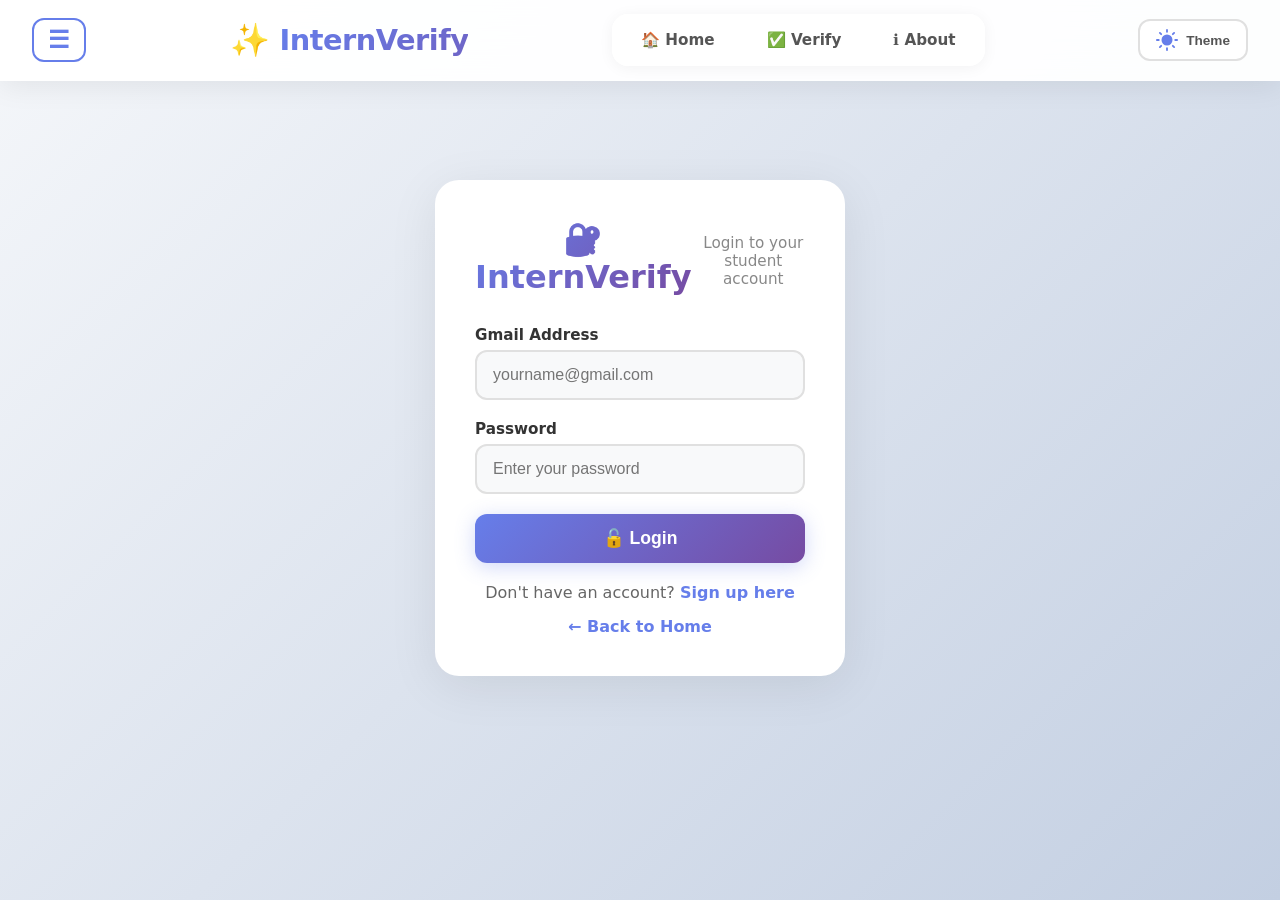
<file: login.html>
<!DOCTYPE html>
<html lang="en">
<head>
    <meta charset="UTF-8">
    <meta name="viewport" content="width=device-width, initial-scale=1.0">
    <title>Login - InternVerify</title>
    <link rel="stylesheet" href="style.css">
    <style>
        .auth-container {
            max-width: 450px;
            margin: 80px auto 40px;
            padding: 20px;
        }
        .auth-box {
            background: white;
            padding: 40px;
            border-radius: 24px;
            box-shadow: 0 10px 50px rgba(0, 0, 0, 0.08);
        }
        .auth-box .logo {
            text-align: center;
            margin-bottom: 30px;
        }
        .auth-box .logo h1 {
            font-size: 2rem;
            font-weight: 800;
            background: var(--gradient);
            -webkit-background-clip: text;
            background-clip: text;
            -webkit-text-fill-color: transparent;
        }
        .auth-box .logo p {
            color: #888;
            font-size: 0.95rem;
            margin-top: 5px;
        }
        .auth-box .form-group {
            margin-bottom: 20px;
        }
        .auth-box .form-group label {
            display: block;
            font-weight: 600;
            margin-bottom: 6px;
            color: #333;
            font-size: 0.95rem;
        }
        .auth-box .form-group input {
            width: 100%;
            padding: 14px 16px;
            border: 2px solid #e0e0e0;
            border-radius: 12px;
            font-size: 1rem;
            transition: all 0.3s ease;
            background: #f8f9fa;
        }
        .auth-box .form-group input:focus {
            outline: none;
            border-color: var(--primary);
            box-shadow: 0 0 0 4px var(--primary-light);
            background: white;
        }
        .auth-box .btn-primary {
            width: 100%;
            padding: 14px;
            background: var(--gradient);
            color: white;
            border: none;
            border-radius: 12px;
            font-size: 1.1rem;
            font-weight: 700;
            cursor: pointer;
            transition: all 0.3s ease;
            box-shadow: 0 4px 20px var(--shadow-color);
        }
        .auth-box .btn-primary:hover {
            transform: translateY(-2px);
            box-shadow: 0 8px 30px var(--shadow-color);
        }
        .auth-box .auth-link {
            text-align: center;
            margin-top: 20px;
            color: #666;
        }
        .auth-box .auth-link a {
            color: var(--primary);
            text-decoration: none;
            font-weight: 600;
        }
        .auth-box .auth-link a:hover {
            text-decoration: underline;
        }
        .auth-error {
            background: #f8d7da;
            color: #721c24;
            padding: 12px;
            border-radius: 10px;
            margin-bottom: 20px;
            display: none;
            text-align: center;
            font-weight: 500;
        }
        .auth-error.show {
            display: block;
            animation: shake 0.5s ease;
        }
        @keyframes shake {
            0%, 100% { transform: translateX(0); }
            20% { transform: translateX(-10px); }
            40% { transform: translateX(10px); }
            60% { transform: translateX(-5px); }
            80% { transform: translateX(5px); }
        }
        .back-home {
            text-align: center;
            margin-top: 15px;
        }
        .back-home a {
            color: var(--primary);
            text-decoration: none;
            font-weight: 600;
            transition: all 0.3s ease;
        }
        .back-home a:hover {
            color: var(--secondary);
            text-decoration: underline;
        }
        @media (max-width: 480px) {
            .auth-box { padding: 25px; }
        }
    </style>
</head>
<body>
    <!-- ===== NAVIGATION ===== -->
    <nav class="navbar">
        <div class="nav-container">
            <div class="menu-container">
                <button class="menu-toggle" onclick="toggleMenu()">
                    <span class="menu-icon">☰</span>
                </button>
                <div class="menu-dropdown" id="menuDropdown">
                    <a href="index.html" class="menu-item">🏠 Home</a>
                    <a href="index.html#verify" class="menu-item">✅ Verify</a>
                    <a href="index.html#about" class="menu-item">ℹ️ About</a>
                    <a href="apply.html" class="menu-item apply-item">📝 Apply</a>
                    <a href="dashboard.html" class="menu-item dashboard-item">👤 Dashboard</a>
                    <a href="login.html" class="menu-item" style="background: linear-gradient(135deg, #667eea15, #764ba215); color: var(--primary);">🔐 Login</a>
                    <a href="signup.html" class="menu-item">📝 Sign Up</a>
                    <a href="admin.html" class="menu-item admin-item">👑 Admin</a>
                    <a href="admin-students.html" class="menu-item admin-item">👥 Students</a>
                </div>
            </div>
            <div class="logo">
                <span class="logo-icon">✨</span>
                <span class="logo-text">InternVerify</span>
            </div>
            <div class="nav-links">
                <a href="index.html" class="nav-link">🏠 Home</a>
                <a href="index.html#verify" class="nav-link">✅ Verify</a>
                <a href="index.html#about" class="nav-link">ℹ️ About</a>
            </div>
            <div class="theme-switcher">
                <button class="theme-toggle" onclick="toggleThemePanel()" title="Choose Theme">
                    <svg class="theme-icon" viewBox="0 0 24 24" width="22" height="22">
                        <circle cx="12" cy="12" r="5" fill="currentColor" stroke="currentColor" stroke-width="2"/>
                        <g stroke="currentColor" stroke-width="2" stroke-linecap="round">
                            <line x1="12" y1="1" x2="12" y2="3" />
                            <line x1="12" y1="21" x2="12" y2="23" />
                            <line x1="4.22" y1="4.22" x2="5.64" y2="5.64" />
                            <line x1="18.36" y1="18.36" x2="19.78" y2="19.78" />
                            <line x1="1" y1="12" x2="3" y2="12" />
                            <line x1="21" y1="12" x2="23" y2="12" />
                            <line x1="4.22" y1="19.78" x2="5.64" y2="18.36" />
                            <line x1="18.36" y1="5.64" x2="19.78" y2="4.22" />
                        </g>
                    </svg>
                    <span class="theme-toggle-text">Theme</span>
                </button>
                <div class="theme-panel" id="themePanel">
                    <div class="theme-panel-header">
                        <h4>🎨 Choose Your Theme</h4>
                        <p>Select a color that inspires you</p>
                    </div>
                    <div class="theme-options-wrapper">
                        <div class="theme-options">
                            <button class="theme-option dark-mode-toggle" onclick="toggleDarkMode()">
                                <span class="theme-preview dark-preview" style="background: linear-gradient(135deg, #1a1a2e, #16213e);">
                                    <span class="dark-icon">🌙</span>
                                </span>
                                <span class="theme-name">Dark Mode</span>
                                <span class="theme-check">✓</span>
                                <span class="dark-toggle-switch">
                                    <span class="toggle-track" id="darkToggleTrack">
                                        <span class="toggle-thumb"></span>
                                    </span>
                                </span>
                            </button>
                            <button class="theme-option active" data-theme="default" onclick="applyTheme('default')">
                                <span class="theme-preview" style="background: linear-gradient(135deg, #667eea, #764ba2);"></span>
                                <span class="theme-name">Default</span>
                                <span class="theme-check">✓</span>
                            </button>
                            <button class="theme-option" data-theme="ocean" onclick="applyTheme('ocean')">
                                <span class="theme-preview" style="background: linear-gradient(135deg, #00b4db, #0083b0);"></span>
                                <span class="theme-name">Ocean</span>
                                <span class="theme-check">✓</span>
                            </button>
                            <button class="theme-option" data-theme="sunset" onclick="applyTheme('sunset')">
                                <span class="theme-preview" style="background: linear-gradient(135deg, #f12711, #f5af19);"></span>
                                <span class="theme-name">Sunset</span>
                                <span class="theme-check">✓</span>
                            </button>
                            <button class="theme-option" data-theme="forest" onclick="applyTheme('forest')">
                                <span class="theme-preview" style="background: linear-gradient(135deg, #11998e, #38ef7d);"></span>
                                <span class="theme-name">Forest</span>
                                <span class="theme-check">✓</span>
                            </button>
                            <button class="theme-option" data-theme="night" onclick="applyTheme('night')">
                                <span class="theme-preview" style="background: linear-gradient(135deg, #0f0c29, #302b63);"></span>
                                <span class="theme-name">Night</span>
                                <span class="theme-check">✓</span>
                            </button>
                            <button class="theme-option" data-theme="rose" onclick="applyTheme('rose')">
                                <span class="theme-preview" style="background: linear-gradient(135deg, #ff6b6b, #ee5a24);"></span>
                                <span class="theme-name">Rose</span>
                                <span class="theme-check">✓</span>
                            </button>
                            <button class="theme-option" data-theme="purple" onclick="applyTheme('purple')">
                                <span class="theme-preview" style="background: linear-gradient(135deg, #a29bfe, #6c5ce7);"></span>
                                <span class="theme-name">Purple</span>
                                <span class="theme-check">✓</span>
                            </button>
                        </div>
                    </div>
                    <div class="theme-panel-footer">
                        <span class="theme-count">7 themes + dark mode</span>
                    </div>
                </div>
            </div>
        </div>
    </nav>

    <!-- ===== LOGIN FORM ===== -->
    <div class="auth-container">
        <div class="auth-box">
            <div class="logo">
                <h1>🔐 InternVerify</h1>
                <p>Login to your student account</p>
            </div>

            <div id="authError" class="auth-error">❌ Invalid email or password!</div>

            <form id="loginForm" autocomplete="off">
                <div class="form-group">
                    <label>Gmail Address</label>
                    <input type="email" id="email" placeholder="yourname@gmail.com" required autocomplete="off">
                </div>
                <div class="form-group">
                    <label>Password</label>
                    <input type="password" id="password" placeholder="Enter your password" required autocomplete="off">
                </div>
                <button type="submit" class="btn-primary" id="loginBtn">🔓 Login</button>
                <div class="auth-link">
                    Don't have an account? <a href="signup.html">Sign up here</a>
                </div>
                <div class="back-home">
                    <a href="index.html">← Back to Home</a>
                </div>
            </form>
        </div>
    </div>

    <!-- ===== SCRIPTS ===== -->
    <script src="script.js"></script>
    <script>
        // =============================================
        // ===== LOGIN FUNCTION - COMPLETE FIX =====
        // =============================================

        // Get elements
        const loginForm = document.getElementById('loginForm');
        const emailInput = document.getElementById('email');
        const passwordInput = document.getElementById('password');
        const errorDiv = document.getElementById('authError');
        const loginBtn = document.getElementById('loginBtn');

        // ===== CHECK IF ALREADY LOGGED IN =====
        const currentStudent = JSON.parse(localStorage.getItem('currentStudent') || 'null');
        if (currentStudent) {
            window.location.href = 'dashboard.html';
        }

        // ===== LOGIN FORM SUBMIT =====
        loginForm.addEventListener('submit', function(e) {
            e.preventDefault();

            // Get values
            const email = emailInput.value.trim();
            const password = passwordInput.value;

            // Hide previous error
            errorDiv.classList.remove('show');

            // Validate
            if (!email || !password) {
                errorDiv.textContent = '❌ Please enter both email and password.';
                errorDiv.classList.add('show');
                return;
            }

            // Get students from localStorage
            let students = JSON.parse(localStorage.getItem('students') || '[]');

            // Debug: Log students
            console.log('Students in localStorage:', students);

            // Find student
            const student = students.find(s => s.email === email);

            if (!student) {
                errorDiv.textContent = '❌ No account found with this email. Please sign up first!';
                errorDiv.classList.add('show');
                passwordInput.value = '';
                passwordInput.focus();
                return;
            }

            // Check password
            if (student.password !== password) {
                errorDiv.textContent = '❌ Invalid password. Please try again.';
                errorDiv.classList.add('show');
                passwordInput.value = '';
                passwordInput.focus();
                return;
            }

            // ===== LOGIN SUCCESS =====
            // Save current student
            localStorage.setItem('currentStudent', JSON.stringify(student));

            // Show success
            loginBtn.textContent = '✅ Logging in...';
            loginBtn.disabled = true;

            // Redirect
            setTimeout(() => {
                window.location.href = 'dashboard.html';
            }, 800);
        });

        // =============================================
        // ===== PREVENT AUTOFILL CLEARING =====
        // =============================================

        // Fix: Prevent form from clearing on submit
        document.addEventListener('DOMContentLoaded', function() {
            // Ensure password field doesn't get cleared on page load
            if (passwordInput.value) {
                // Keep the value
            }
        });

        // =============================================
        // ===== THEME FUNCTIONS =====
        // =============================================

        function toggleThemePanel() {
            const panel = document.getElementById('themePanel');
            panel.classList.toggle('show');
        }

        document.addEventListener('click', function(event) {
            const switcher = document.querySelector('.theme-switcher');
            const panel = document.getElementById('themePanel');
            if (switcher && !switcher.contains(event.target)) {
                panel.classList.remove('show');
            }
        });

        function toggleDarkMode() {
            document.body.classList.toggle('dark-mode');
            const isDark = document.body.classList.contains('dark-mode');
            const track = document.getElementById('darkToggleTrack');
            if (track) {
                track.classList.toggle('active', isDark);
            }
            localStorage.setItem('darkMode', isDark ? 'true' : 'false');
            document.getElementById('themePanel').classList.remove('show');
        }

        function applyTheme(themeName) {
            document.body.className = '';
            document.body.classList.add('theme-' + themeName);
            document.querySelectorAll('.theme-option:not(.dark-mode-toggle)').forEach(btn => {
                btn.classList.remove('active');
                if (btn.dataset.theme === themeName) {
                    btn.classList.add('active');
                }
            });
            localStorage.setItem('preferredTheme', themeName);
            document.getElementById('themePanel').classList.remove('show');
        }

        // ===== LOAD SAVED SETTINGS =====
        document.addEventListener('DOMContentLoaded', function() {
            const savedTheme = localStorage.getItem('preferredTheme') || 'default';
            applyTheme(savedTheme);
            
            const darkMode = localStorage.getItem('darkMode') === 'true';
            if (darkMode) {
                document.body.classList.add('dark-mode');
                const track = document.getElementById('darkToggleTrack');
                if (track) track.classList.add('active');
            }
        });

        // ===== MENU FUNCTIONS =====
        function toggleMenu() {
            const menu = document.getElementById('menuDropdown');
            menu.classList.toggle('show');
        }

        document.addEventListener('click', function(event) {
            const menuContainer = document.querySelector('.menu-container');
            const menu = document.getElementById('menuDropdown');
            if (menuContainer && !menuContainer.contains(event.target)) {
                menu.classList.remove('show');
            }
        });
    </script>
</body>
</html>
</file>
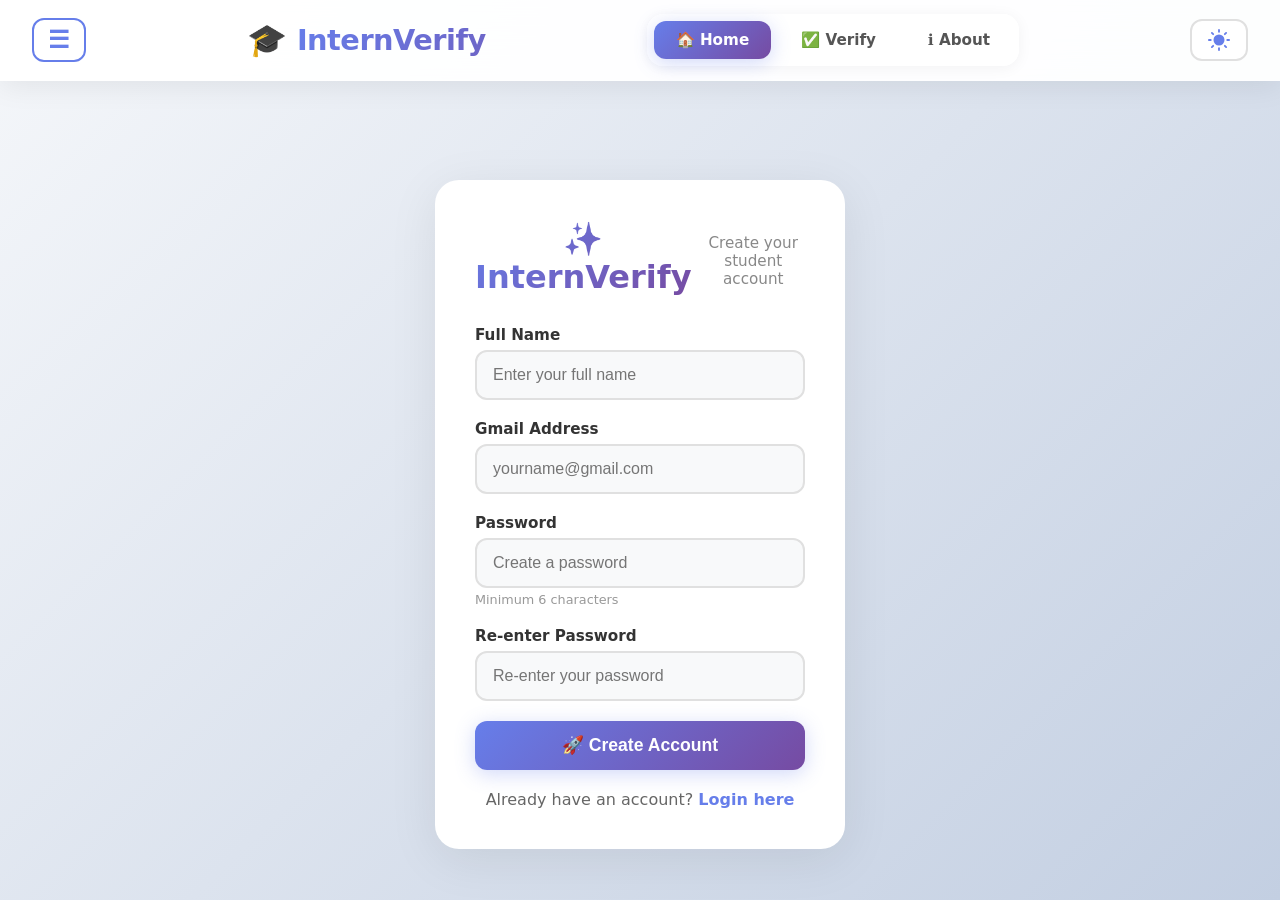
<file: signup.html>
<!DOCTYPE html>
<html lang="en">
<head>
    <meta charset="UTF-8">
    <meta name="viewport" content="width=device-width, initial-scale=1.0">
    <title>Sign Up - InternVerify</title>
    <link rel="stylesheet" href="style.css">
    <style>
        .auth-container {
            max-width: 450px;
            margin: 80px auto 40px;
            padding: 20px;
        }
        .auth-box {
            background: white;
            padding: 40px;
            border-radius: 24px;
            box-shadow: 0 10px 50px rgba(0,0,0,0.08);
        }
        .auth-box .logo {
            text-align: center;
            margin-bottom: 30px;
        }
        .auth-box .logo h1 {
            font-size: 2rem;
            font-weight: 800;
            background: linear-gradient(135deg, #667eea, #764ba2);
            -webkit-background-clip: text;
            background-clip: text;
            -webkit-text-fill-color: transparent;
        }
        .auth-box .logo p {
            color: #888;
            font-size: 0.95rem;
            margin-top: 5px;
        }
        .auth-box .form-group {
            margin-bottom: 20px;
        }
        .auth-box .form-group label {
            display: block;
            font-weight: 600;
            margin-bottom: 6px;
            color: #333;
            font-size: 0.95rem;
        }
        .auth-box .form-group input {
            width: 100%;
            padding: 14px 16px;
            border: 2px solid #e0e0e0;
            border-radius: 12px;
            font-size: 1rem;
            transition: all 0.3s ease;
            background: #f8f9fa;
        }
        .auth-box .form-group input:focus {
            outline: none;
            border-color: #667eea;
            box-shadow: 0 0 0 4px rgba(102, 126, 234, 0.1);
            background: white;
        }
        .auth-box .btn-primary {
            width: 100%;
            padding: 14px;
            background: linear-gradient(135deg, #667eea, #764ba2);
            color: white;
            border: none;
            border-radius: 12px;
            font-size: 1.1rem;
            font-weight: 700;
            cursor: pointer;
            transition: all 0.3s ease;
            box-shadow: 0 4px 20px rgba(102, 126, 234, 0.3);
        }
        .auth-box .btn-primary:hover {
            transform: translateY(-2px);
            box-shadow: 0 8px 30px rgba(102, 126, 234, 0.4);
        }
        .auth-box .auth-link {
            text-align: center;
            margin-top: 20px;
            color: #666;
        }
        .auth-box .auth-link a {
            color: #667eea;
            text-decoration: none;
            font-weight: 600;
        }
        .auth-box .auth-link a:hover {
            text-decoration: underline;
        }
        .auth-error {
            background: #f8d7da;
            color: #721c24;
            padding: 12px;
            border-radius: 10px;
            margin-bottom: 20px;
            display: none;
            text-align: center;
            font-weight: 500;
        }
        .auth-error.show {
            display: block;
        }
        .auth-success {
            background: #d4edda;
            color: #155724;
            padding: 12px;
            border-radius: 10px;
            margin-bottom: 20px;
            display: none;
            text-align: center;
            font-weight: 500;
        }
        .auth-success.show {
            display: block;
        }
        .password-hint {
            font-size: 0.8rem;
            color: #999;
            margin-top: 4px;
        }
        @media (max-width: 480px) {
            .auth-box { padding: 25px; }
        }
    </style>
</head>
<body>
    <!-- ===== NAVIGATION ===== -->
  <nav class="navbar">
    <div class="nav-container">
        <!-- ☰ Menu Icon -->
        <div class="menu-container">
            <button class="menu-toggle" onclick="toggleMenu()">
                <span class="menu-icon">☰</span>
            </button>
            <div class="menu-dropdown" id="menuDropdown">
                <a href="apply.html" class="menu-item apply-item">📝 Apply</a>
                <a href="dashboard.html" class="menu-item dashboard-item">👤 Dashboard</a>
                <a href="login.html" class="menu-item">🔐 Login</a>
                <a href="signup.html" class="menu-item">📝 Sign Up</a>
                <a href="admin.html" class="menu-item admin-item">👑 Admin</a>
                <a href="admin-students.html" class="menu-item admin-item">👥 Students</a>
            </div>
        </div>

        <!-- Logo -->
        <div class="logo">
            <span class="logo-icon">🎓</span>
            <span class="logo-text">InternVerify</span>
        </div>

        <!-- Nav Links -->
        <div class="nav-links">
            <a href="#home" class="nav-link active">🏠 Home</a>
            <a href="#verify" class="nav-link">✅ Verify</a>
            <a href="#about" class="nav-link">ℹ️ About</a>
        </div>

        <!-- ===== COLOR THEME SWITCHER ===== -->
        <div class="theme-switcher">
            <button class="theme-toggle" onclick="toggleThemePanel()" title="Change Theme">
                <svg class="theme-icon" viewBox="0 0 24 24" width="22" height="22">
                    <circle cx="12" cy="12" r="5" fill="currentColor" stroke="currentColor" stroke-width="2"/>
                    <g stroke="currentColor" stroke-width="2" stroke-linecap="round">
                        <line x1="12" y1="1" x2="12" y2="3" />
                        <line x1="12" y1="21" x2="12" y2="23" />
                        <line x1="4.22" y1="4.22" x2="5.64" y2="5.64" />
                        <line x1="18.36" y1="18.36" x2="19.78" y2="19.78" />
                        <line x1="1" y1="12" x2="3" y2="12" />
                        <line x1="21" y1="12" x2="23" y2="12" />
                        <line x1="4.22" y1="19.78" x2="5.64" y2="18.36" />
                        <line x1="18.36" y1="5.64" x2="19.78" y2="4.22" />
                    </g>
                </svg>
            </button>
            <div class="theme-panel" id="themePanel">
                <h4>Choose Theme</h4>
                <div class="theme-options">
                    <button class="theme-option active" data-theme="default" style="--primary: #667eea; --secondary: #764ba2;" onclick="applyTheme('default')">
                        <span class="theme-preview" style="background: linear-gradient(135deg, #667eea, #764ba2);"></span>
                        <span class="theme-name">Default</span>
                    </button>
                    <button class="theme-option" data-theme="ocean" style="--primary: #00b4db; --secondary: #0083b0;" onclick="applyTheme('ocean')">
                        <span class="theme-preview" style="background: linear-gradient(135deg, #00b4db, #0083b0);"></span>
                        <span class="theme-name">Ocean</span>
                    </button>
                    <button class="theme-option" data-theme="sunset" style="--primary: #f12711; --secondary: #f5af19;" onclick="applyTheme('sunset')">
                        <span class="theme-preview" style="background: linear-gradient(135deg, #f12711, #f5af19);"></span>
                        <span class="theme-name">Sunset</span>
                    </button>
                    <button class="theme-option" data-theme="forest" style="--primary: #11998e; --secondary: #38ef7d;" onclick="applyTheme('forest')">
                        <span class="theme-preview" style="background: linear-gradient(135deg, #11998e, #38ef7d);"></span>
                        <span class="theme-name">Forest</span>
                    </button>
                    <button class="theme-option" data-theme="night" style="--primary: #0f0c29; --secondary: #302b63;" onclick="applyTheme('night')">
                        <span class="theme-preview" style="background: linear-gradient(135deg, #0f0c29, #302b63);"></span>
                        <span class="theme-name">Night</span>
                    </button>
                    <button class="theme-option" data-theme="rose" style="--primary: #ff6b6b; --secondary: #ee5a24;" onclick="applyTheme('rose')">
                        <span class="theme-preview" style="background: linear-gradient(135deg, #ff6b6b, #ee5a24);"></span>
                        <span class="theme-name">Rose</span>
                    </button>
                    <button class="theme-option" data-theme="purple" style="--primary: #a29bfe; --secondary: #6c5ce7;" onclick="applyTheme('purple')">
                        <span class="theme-preview" style="background: linear-gradient(135deg, #a29bfe, #6c5ce7);"></span>
                        <span class="theme-name">Purple</span>
                    </button>
                </div>
            </div>
        </div>
    </div>
</nav>

    <!-- ===== SIGNUP FORM ===== -->
    <div class="auth-container">
        <div class="auth-box">
            <div class="logo">
                <h1>✨ InternVerify</h1>
                <p>Create your student account</p>
            </div>

            <div id="authError" class="auth-error">❌ Error message</div>
            <div id="authSuccess" class="auth-success">✅ Success message</div>

            <form id="signupForm">
                <div class="form-group">
                    <label>Full Name</label>
                    <input type="text" id="fullName" placeholder="Enter your full name" required>
                </div>
                <div class="form-group">
                    <label>Gmail Address</label>
                    <input type="email" id="email" placeholder="yourname@gmail.com" required>
                </div>
                <div class="form-group">
                    <label>Password</label>
                    <input type="password" id="password" placeholder="Create a password" required minlength="6">
                    <div class="password-hint">Minimum 6 characters</div>
                </div>
                <div class="form-group">
                    <label>Re-enter Password</label>
                    <input type="password" id="confirmPassword" placeholder="Re-enter your password" required>
                </div>
                <button type="submit" class="btn-primary">🚀 Create Account</button>
                <div class="auth-link">
                    Already have an account? <a href="login.html">Login here</a>
                </div>
            </form>
        </div>
    </div>

    <!-- ===== SCRIPTS ===== -->
    <script src="script.js"></script>
    <script>
       // In signup.html, replace the signup function with:
document.getElementById('signupForm').addEventListener('submit', function(e) {
    e.preventDefault();

    const fullName = document.getElementById('fullName').value.trim();
    const email = document.getElementById('email').value.trim();
    const password = document.getElementById('password').value;
    const confirmPassword = document.getElementById('confirmPassword').value;
    const errorDiv = document.getElementById('authError');
    const successDiv = document.getElementById('authSuccess');

    errorDiv.classList.remove('show');
    successDiv.classList.remove('show');

    if (!fullName) {
        errorDiv.textContent = '❌ Please enter your full name.';
        errorDiv.classList.add('show');
        return;
    }

    if (!email.endsWith('@gmail.com')) {
        errorDiv.textContent = '❌ Please use a valid Gmail address.';
        errorDiv.classList.add('show');
        return;
    }

    if (password !== confirmPassword) {
        errorDiv.textContent = '❌ Passwords do not match!';
        errorDiv.classList.add('show');
        return;
    }

    if (password.length < 6) {
        errorDiv.textContent = '❌ Password must be at least 6 characters.';
        errorDiv.classList.add('show');
        return;
    }

    // Get existing students
    let students = JSON.parse(localStorage.getItem('students') || '[]');

    // Check if email already exists
    if (students.find(s => s.email === email)) {
        errorDiv.textContent = '❌ This email is already registered. Please login.';
        errorDiv.classList.add('show');
        return;
    }

    // Create student
    const studentData = {
        id: 'STU-' + Date.now(),
        fullName: fullName,
        email: email,
        password: password,
        signupDate: new Date().toLocaleString()
    };

    // Save
    students.push(studentData);
    localStorage.setItem('students', JSON.stringify(students));
    localStorage.setItem('currentStudent', JSON.stringify(studentData));

    // Show success
    successDiv.textContent = '✅ Account created successfully! Redirecting...';
    successDiv.classList.add('show');

    setTimeout(() => {
        window.location.href = 'dashboard.html';
    }, 1500);
});
</file>
<file: style.css>
/* ======================================== */
/* ===== RESET & BASE ===== */
/* ======================================== */

* {
    margin: 0;
    padding: 0;
    box-sizing: border-box;
}

html {
    scroll-behavior: smooth;
}

/* ======================================== */
/* ===== CSS VARIABLES / THEME COLORS ===== */
/* ======================================== */

:root {
    --primary: #667eea;
    --secondary: #764ba2;
    --gradient: linear-gradient(135deg, #667eea, #764ba2);
    --primary-light: rgba(102, 126, 234, 0.15);
    --shadow-color: rgba(102, 126, 234, 0.3);
}

body {
    font-family: 'Segoe UI', system-ui, -apple-system, sans-serif;
    background: linear-gradient(135deg, #f5f7fa 0%, #c3cfe2 100%);
    min-height: 100vh;
    color: #2d3436;
    padding-top: 80px;
}

/* ======================================== */
/* ===== NAVIGATION ===== */
/* ======================================== */

.navbar {
    background: rgba(255, 255, 255, 0.95);
    backdrop-filter: blur(20px);
    -webkit-backdrop-filter: blur(20px);
    box-shadow: 0 4px 30px rgba(0, 0, 0, 0.08);
    position: fixed;
    width: 100%;
    top: 0;
    z-index: 1000;
    padding: 10px 0;
    border-bottom: 1px solid rgba(255, 255, 255, 0.3);
}

.nav-container {
    max-width: 1400px;
    margin: 0 auto;
    padding: 0 2rem;
    display: flex;
    justify-content: space-between;
    align-items: center;
    min-height: 60px;
    gap: 15px;
}

/* ===== LOGO ===== */

.logo {
    display: flex;
    align-items: center;
    gap: 10px;
    text-decoration: none;
    cursor: pointer;
    transition: all 0.4s ease;
    flex-shrink: 0;
}

.logo:hover {
    transform: scale(1.05);
}

.logo-icon {
    font-size: 2rem;
    animation: float 3s ease-in-out infinite;
}

@keyframes float {
    0%, 100% { transform: translateY(0px); }
    50% { transform: translateY(-5px); }
}

.logo-text {
    font-size: 1.8rem;
    font-weight: 800;
    background: var(--gradient);
    background-size: 200% 200%;
    -webkit-background-clip: text;
    background-clip: text;
    -webkit-text-fill-color: transparent;
    animation: gradientMove 4s ease-in-out infinite;
    letter-spacing: -0.5px;
}

@keyframes gradientMove {
    0%, 100% { background-position: 0% 50%; }
    50% { background-position: 100% 50%; }
}

/* ===== NAV LINKS ===== */

.nav-links {
    display: flex;
    align-items: center;
    gap: 8px;
    background: rgba(255, 255, 255, 0.5);
    padding: 6px;
    border-radius: 16px;
    backdrop-filter: blur(10px);
    border: 1px solid rgba(255, 255, 255, 0.8);
    box-shadow: 0 2px 15px rgba(0, 0, 0, 0.05);
}

.nav-link {
    display: flex;
    align-items: center;
    gap: 8px;
    padding: 10px 22px;
    border-radius: 12px;
    color: #555;
    text-decoration: none;
    font-weight: 600;
    font-size: 0.95rem;
    transition: all 0.3s cubic-bezier(0.16, 1, 0.3, 1);
    background: transparent;
    border: none;
    cursor: pointer;
}

.nav-link:hover {
    background: var(--primary-light);
    color: var(--primary);
    transform: translateY(-2px);
    box-shadow: 0 4px 15px var(--shadow-color);
}

.nav-link.active {
    background: var(--gradient);
    color: white !important;
    box-shadow: 0 4px 20px var(--shadow-color);
}

.nav-link.active:hover {
    transform: translateY(-2px) scale(1.02);
    box-shadow: 0 6px 30px var(--shadow-color);
}

/* ===== MENU ICON ===== */

.menu-container {
    position: relative;
    display: inline-block;
    flex-shrink: 0;
}

.menu-toggle {
    background: transparent;
    border: 2px solid var(--primary);
    border-radius: 12px;
    padding: 8px 14px;
    cursor: pointer;
    transition: all 0.3s ease;
    display: flex;
    align-items: center;
    justify-content: center;
}

.menu-toggle:hover {
    background: var(--primary-light);
    border-color: var(--secondary);
    transform: scale(1.05);
}

.menu-toggle:active {
    transform: scale(0.95);
}

.menu-toggle .menu-icon {
    font-size: 1.5rem;
    color: var(--primary);
    font-weight: 700;
    line-height: 1;
}

/* ===== DROPDOWN MENU ===== */

.menu-dropdown {
    position: absolute;
    top: 100%;
    left: 0;
    margin-top: 12px;
    background: white;
    border-radius: 16px;
    box-shadow: 0 15px 50px rgba(0, 0, 0, 0.15);
    min-width: 220px;
    opacity: 0;
    visibility: hidden;
    transform: translateY(-10px) scale(0.95);
    transition: all 0.3s cubic-bezier(0.16, 1, 0.3, 1);
    z-index: 999;
    border: 1px solid rgba(255, 255, 255, 0.2);
    backdrop-filter: blur(20px);
    padding: 8px;
    overflow: hidden;
}

.menu-dropdown.show {
    opacity: 1;
    visibility: visible;
    transform: translateY(0) scale(1);
}

.menu-dropdown .menu-item {
    display: flex;
    align-items: center;
    gap: 12px;
    padding: 12px 18px;
    color: #555;
    text-decoration: none;
    font-weight: 500;
    font-size: 0.95rem;
    border-radius: 10px;
    transition: all 0.2s ease;
    border: none;
    background: transparent;
    width: 100%;
    cursor: pointer;
}

.menu-dropdown .menu-item:hover {
    background: var(--primary-light);
    color: var(--primary);
    transform: translateX(5px);
}

.menu-item.apply-item {
    background: linear-gradient(135deg, #f093fb15, #f5576c15);
    color: #f5576c;
}

.menu-item.apply-item:hover {
    background: linear-gradient(135deg, #f093fb30, #f5576c30);
}

.menu-item.admin-item {
    background: var(--primary-light);
    color: var(--primary);
}

/* ======================================== */
/* ===== THEME SWITCHER ===== */
/* ======================================== */

.theme-switcher {
    position: relative;
    display: inline-block;
    margin-left: 10px;
    flex-shrink: 0;
}

.theme-toggle {
    display: flex;
    align-items: center;
    gap: 8px;
    background: rgba(255, 255, 255, 0.8);
    border: 2px solid #e0e0e0;
    border-radius: 12px;
    padding: 8px 16px;
    cursor: pointer;
    transition: all 0.3s cubic-bezier(0.16, 1, 0.3, 1);
    color: #555;
    backdrop-filter: blur(10px);
    font-weight: 500;
    font-size: 0.9rem;
}

.theme-toggle:hover {
    border-color: var(--primary);
    background: rgba(255, 255, 255, 0.95);
    transform: translateY(-2px);
    box-shadow: 0 8px 30px var(--shadow-color);
}

.theme-toggle .theme-icon {
    transition: all 0.3s ease;
    color: var(--primary);
}

.theme-toggle:hover .theme-icon {
    transform: rotate(60deg);
}

.theme-toggle-text {
    font-weight: 600;
    font-size: 0.85rem;
    color: #555;
    transition: color 0.3s ease;
}

.theme-toggle:hover .theme-toggle-text {
    color: var(--primary);
}

/* ===== THEME PANEL ===== */

.theme-panel {
    position: absolute;
    top: calc(100% + 10px);
    right: 0;
    background: white;
    border-radius: 20px;
    box-shadow: 0 20px 60px rgba(0, 0, 0, 0.2);
    padding: 0;
    min-width: 320px;
    max-height: 0;
    overflow: hidden;
    opacity: 0;
    visibility: hidden;
    transform: translateY(-10px) scale(0.95);
    transition: all 0.4s cubic-bezier(0.16, 1, 0.3, 1);
    z-index: 9999;
    border: 1px solid rgba(0, 0, 0, 0.08);
}

.theme-panel.show {
    max-height: 500px;
    opacity: 1;
    visibility: visible;
    transform: translateY(0) scale(1);
    padding: 20px 20px 12px;
}

.theme-panel-header {
    text-align: center;
    margin-bottom: 14px;
    padding-bottom: 12px;
    border-bottom: 2px solid #f0f0f0;
}

.theme-panel-header h4 {
    font-size: 1.1rem;
    font-weight: 700;
    color: #2d3436;
    margin-bottom: 4px;
}

.theme-panel-header p {
    font-size: 0.75rem;
    color: #999;
    font-weight: 400;
}

.theme-options-wrapper {
    max-height: 280px;
    overflow-y: auto;
    padding-right: 4px;
}

.theme-options-wrapper::-webkit-scrollbar {
    width: 4px;
}

.theme-options-wrapper::-webkit-scrollbar-track {
    background: #f0f0f0;
    border-radius: 10px;
}

.theme-options-wrapper::-webkit-scrollbar-thumb {
    background: var(--primary);
    border-radius: 10px;
}

.theme-options-wrapper::-webkit-scrollbar-thumb:hover {
    background: var(--secondary);
}

.theme-options {
    display: flex;
    flex-direction: column;
    gap: 6px;
}

/* ===== THEME OPTIONS ===== */

.theme-option {
    display: flex;
    align-items: center;
    gap: 12px;
    background: #f8f9fa;
    border: 2px solid transparent;
    border-radius: 12px;
    padding: 10px 14px;
    cursor: pointer;
    transition: all 0.3s cubic-bezier(0.16, 1, 0.3, 1);
    width: 100%;
    text-align: left;
}

.theme-option:hover {
    background: #f0f0f5;
    transform: translateX(4px);
    border-color: #e0e0e0;
}

.theme-option.active {
    background: linear-gradient(135deg, #667eea10, #764ba210);
    border-color: var(--primary);
    box-shadow: 0 4px 20px rgba(102, 126, 234, 0.08);
}

.theme-option.active .theme-name {
    color: var(--primary);
    font-weight: 700;
}

.theme-preview {
    width: 36px;
    height: 36px;
    border-radius: 10px;
    display: flex;
    align-items: center;
    justify-content: center;
    border: 2px solid rgba(255, 255, 255, 0.3);
    box-shadow: 0 2px 10px rgba(0, 0, 0, 0.05);
    transition: all 0.3s ease;
    flex-shrink: 0;
}

.theme-option:hover .theme-preview {
    transform: scale(1.05);
    box-shadow: 0 4px 15px rgba(0, 0, 0, 0.1);
}

.theme-option .theme-name {
    flex: 1;
    font-size: 0.9rem;
    font-weight: 500;
    color: #555;
    transition: all 0.3s ease;
}

.theme-option .theme-check {
    font-size: 1rem;
    color: var(--primary);
    opacity: 0;
    transform: scale(0.5);
    transition: all 0.3s ease;
    font-weight: 700;
}

.theme-option.active .theme-check {
    opacity: 1;
    transform: scale(1);
}

/* ===== DARK MODE TOGGLE ===== */

.dark-mode-toggle {
    background: linear-gradient(135deg, #1a1a2e10, #16213e10) !important;
    border-color: #1a1a2e30 !important;
}

.dark-mode-toggle:hover {
    background: linear-gradient(135deg, #1a1a2e20, #16213e20) !important;
}

.dark-preview {
    background: linear-gradient(135deg, #1a1a2e, #16213e) !important;
    display: flex;
    align-items: center;
    justify-content: center;
    font-size: 1rem;
}

.dark-icon {
    font-size: 1.1rem;
}

.dark-toggle-switch {
    display: flex;
    align-items: center;
    margin-left: 4px;
}

.toggle-track {
    width: 40px;
    height: 22px;
    background: #ccc;
    border-radius: 50px;
    position: relative;
    cursor: pointer;
    transition: background 0.3s ease;
    flex-shrink: 0;
}

.toggle-track.active {
    background: var(--primary);
}

.toggle-thumb {
    width: 18px;
    height: 18px;
    background: white;
    border-radius: 50%;
    position: absolute;
    top: 2px;
    left: 2px;
    transition: all 0.3s ease;
    box-shadow: 0 2px 8px rgba(0,0,0,0.15);
}

.toggle-track.active .toggle-thumb {
    left: 20px;
}

.theme-panel-footer {
    text-align: center;
    padding-top: 10px;
    margin-top: 10px;
    border-top: 1px solid #f0f0f0;
}

.theme-count {
    font-size: 0.7rem;
    color: #aaa;
    font-weight: 400;
}

/* ======================================== */
/* ===== THEME COLORS ===== */
/* ======================================== */

.theme-default {
    --primary: #667eea;
    --secondary: #764ba2;
    --gradient: linear-gradient(135deg, #667eea, #764ba2);
    --shadow-color: rgba(102, 126, 234, 0.3);
}

.theme-ocean {
    --primary: #00b4db;
    --secondary: #0083b0;
    --gradient: linear-gradient(135deg, #00b4db, #0083b0);
    --shadow-color: rgba(0, 180, 219, 0.3);
}

.theme-sunset {
    --primary: #f12711;
    --secondary: #f5af19;
    --gradient: linear-gradient(135deg, #f12711, #f5af19);
    --shadow-color: rgba(241, 39, 17, 0.3);
}

.theme-forest {
    --primary: #11998e;
    --secondary: #38ef7d;
    --gradient: linear-gradient(135deg, #11998e, #38ef7d);
    --shadow-color: rgba(17, 153, 142, 0.3);
}

.theme-night {
    --primary: #0f0c29;
    --secondary: #302b63;
    --gradient: linear-gradient(135deg, #0f0c29, #302b63);
    --shadow-color: rgba(15, 12, 41, 0.3);
}

.theme-rose {
    --primary: #ff6b6b;
    --secondary: #ee5a24;
    --gradient: linear-gradient(135deg, #ff6b6b, #ee5a24);
    --shadow-color: rgba(255, 107, 107, 0.3);
}

.theme-purple {
    --primary: #a29bfe;
    --secondary: #6c5ce7;
    --gradient: linear-gradient(135deg, #a29bfe, #6c5ce7);
    --shadow-color: rgba(162, 155, 254, 0.3);
}

/* ======================================== */
/* ===== DARK MODE ===== */
/* ======================================== */

body.dark-mode {
    background: #0f0f1a;
    color: #e0e0e0;
}

body.dark-mode .navbar {
    background: rgba(20, 20, 35, 0.95);
    border-bottom: 1px solid rgba(255, 255, 255, 0.05);
}

body.dark-mode .nav-link {
    color: #aaa;
}

body.dark-mode .nav-link.active {
    color: white !important;
}

body.dark-mode .nav-link:hover {
    color: var(--primary);
}

body.dark-mode .verify-box,
body.dark-mode .result-box,
body.dark-mode .feature-card,
body.dark-mode .admin-form,
body.dark-mode .admin-table,
body.dark-mode .stat-card {
    background: rgba(30, 30, 50, 0.9);
    color: #e0e0e0;
}

body.dark-mode .verify-box h3,
body.dark-mode .result-content h3,
body.dark-mode .verify-section h2,
body.dark-mode .about-section h2 {
    color: #e0e0e0;
}

body.dark-mode .input-group input {
    background: rgba(255, 255, 255, 0.05);
    border-color: #333;
    color: #e0e0e0;
}

body.dark-mode .input-group input:focus {
    background: rgba(255, 255, 255, 0.1);
    border-color: var(--primary);
}

body.dark-mode .qr-section {
    border-color: #333;
}

body.dark-mode .feature-card {
    background: rgba(30, 30, 50, 0.9);
}

body.dark-mode .feature-card p {
    color: #aaa;
}

body.dark-mode footer {
    background: #0a0a15;
}

body.dark-mode .menu-dropdown {
    background: rgba(20, 20, 35, 0.98);
}

body.dark-mode .menu-dropdown .menu-item {
    color: #ccc;
}

body.dark-mode .menu-dropdown .menu-item:hover {
    background: var(--primary-light);
    color: var(--primary);
}

body.dark-mode .theme-panel {
    background: #1a1a2e;
    border-color: #333;
}

body.dark-mode .theme-panel-header {
    border-color: #333;
}

body.dark-mode .theme-panel-header h4 {
    color: #e0e0e0;
}

body.dark-mode .theme-panel-header p {
    color: #888;
}

body.dark-mode .theme-option {
    background: rgba(255, 255, 255, 0.05);
}

body.dark-mode .theme-option:hover {
    background: rgba(255, 255, 255, 0.1);
}

body.dark-mode .theme-option .theme-name {
    color: #ccc;
}

body.dark-mode .theme-option.active {
    background: var(--primary-light);
}

body.dark-mode .theme-option.active .theme-name {
    color: var(--primary);
}

body.dark-mode .theme-panel-footer {
    border-color: #333;
}

body.dark-mode .theme-count {
    color: #666;
}

body.dark-mode .partner-section {
    background: linear-gradient(135deg, #050510, #0f0f2a, #050510);
}

body.dark-mode .partner-item {
    background: rgba(255, 255, 255, 0.05);
    border-color: rgba(255, 255, 255, 0.05);
}

body.dark-mode .partner-item:hover {
    background: rgba(255, 255, 255, 0.1);
}

body.dark-mode .result-box {
    background: rgba(30, 30, 50, 0.9);
    border-left-color: #27ae60;
}

body.dark-mode .status-badge.verified {
    background: #1a3a2a;
    color: #6fcf97;
}

body.dark-mode .status-badge.invalid {
    background: #3a1a1a;
    color: #ef6f6f;
}

body.dark-mode .share-section {
    border-color: #333;
}

/* ======================================== */
/* ===== HERO SECTION ===== */
/* ======================================== */

.hero {
    min-height: 60vh;
    display: flex;
    align-items: center;
    justify-content: center;
    padding: 4rem 2rem;
    background: var(--gradient);
    position: relative;
    overflow: hidden;
    border-radius: 0 0 50px 50px;
}

.hero::before {
    content: '';
    position: absolute;
    top: -50%;
    left: -50%;
    width: 200%;
    height: 200%;
    background: radial-gradient(circle, rgba(255, 255, 255, 0.1) 0%, transparent 70%);
    animation: rotate 20s linear infinite;
}

@keyframes rotate {
    from { transform: rotate(0deg); }
    to { transform: rotate(360deg); }
}

.hero-content {
    text-align: center;
    max-width: 800px;
    position: relative;
    z-index: 1;
    animation: fadeInUp 1s ease;
}

@keyframes fadeInUp {
    from { transform: translateY(50px); opacity: 0; }
    to { transform: translateY(0); opacity: 1; }
}

.hero h1 {
    font-size: 3.5rem;
    font-weight: 800;
    color: white;
    margin-bottom: 1rem;
    text-shadow: 0 4px 30px rgba(0, 0, 0, 0.2);
}

.hero p {
    font-size: 1.3rem;
    color: rgba(255, 255, 255, 0.9);
    margin-bottom: 2rem;
}

.hero-buttons {
    display: flex;
    gap: 1rem;
    justify-content: center;
    flex-wrap: wrap;
}

.btn-primary {
    padding: 1rem 2.5rem;
    background: white;
    color: var(--primary);
    border: none;
    border-radius: 50px;
    font-size: 1.1rem;
    font-weight: 600;
    cursor: pointer;
    transition: all 0.3s cubic-bezier(0.16, 1, 0.3, 1);
    text-decoration: none;
    display: inline-block;
    box-shadow: 0 4px 20px rgba(0, 0, 0, 0.15);
}

.btn-primary:hover {
    transform: translateY(-3px) scale(1.02);
    box-shadow: 0 8px 40px rgba(0, 0, 0, 0.2);
}

.btn-secondary {
    padding: 1rem 2.5rem;
    background: transparent;
    color: white;
    border: 2px solid white;
    border-radius: 50px;
    font-size: 1.1rem;
    font-weight: 600;
    cursor: pointer;
    transition: all 0.3s cubic-bezier(0.16, 1, 0.3, 1);
    text-decoration: none;
    display: inline-block;
}

.btn-secondary:hover {
    background: white;
    color: var(--primary);
    transform: translateY(-3px);
    box-shadow: 0 8px 40px rgba(255, 255, 255, 0.2);
}

/* ======================================== */
/* ===== PARTNER LOGOS SECTION ===== */
/* ======================================== */

.partner-section {
    padding: 60px 20px 70px;
    background: linear-gradient(135deg, #0f0c29, #302b63, #24243e);
    position: relative;
    overflow: hidden;
    border-top: 1px solid rgba(255, 255, 255, 0.05);
}

.partner-section::before {
    content: '';
    position: absolute;
    top: -50%;
    left: -50%;
    width: 200%;
    height: 200%;
    background: radial-gradient(circle at 30% 50%, rgba(102, 126, 234, 0.08), transparent 60%),
                radial-gradient(circle at 70% 50%, rgba(118, 75, 162, 0.08), transparent 60%);
    animation: bgMove 10s ease-in-out infinite alternate;
}

@keyframes bgMove {
    0% { transform: translate(0, 0) rotate(0deg); }
    100% { transform: translate(5%, 5%) rotate(3deg); }
}

.partner-container {
    max-width: 1200px;
    margin: 0 auto;
    position: relative;
    z-index: 1;
}

.partner-header {
    text-align: center;
    margin-bottom: 40px;
}

.partner-badge {
    display: inline-block;
    background: rgba(255, 255, 255, 0.08);
    backdrop-filter: blur(10px);
    border: 1px solid rgba(255, 255, 255, 0.1);
    color: #a29bfe;
    padding: 4px 18px;
    border-radius: 50px;
    font-size: 0.75rem;
    font-weight: 600;
    letter-spacing: 1px;
    text-transform: uppercase;
    margin-bottom: 12px;
}

.partner-title {
    font-size: 2.2rem;
    font-weight: 700;
    color: white;
    margin-bottom: 8px;
}

.partner-title span {
    background: var(--gradient);
    -webkit-background-clip: text;
    background-clip: text;
    -webkit-text-fill-color: transparent;
}

.partner-divider {
    display: flex;
    align-items: center;
    justify-content: center;
    gap: 15px;
    margin: 15px auto;
    max-width: 200px;
}

.partner-divider span:first-child,
.partner-divider span:last-child {
    flex: 1;
    height: 1px;
    background: linear-gradient(90deg, transparent, rgba(102, 126, 234, 0.5), transparent);
}

.partner-divider span:first-child {
    background: linear-gradient(90deg, transparent, rgba(102, 126, 234, 0.5));
}

.partner-divider span:last-child {
    background: linear-gradient(90deg, rgba(102, 126, 234, 0.5), transparent);
}

.partner-divider span:nth-child(2) {
    color: var(--primary);
    font-size: 0.8rem;
}

.partner-subtitle {
    color: rgba(255, 255, 255, 0.5);
    font-size: 0.95rem;
    font-weight: 300;
    letter-spacing: 0.5px;
}

.partner-track-wrapper {
    overflow: hidden;
    position: relative;
    padding: 20px 0;
    border-radius: 20px;
}

.partner-track-wrapper::before,
.partner-track-wrapper::after {
    content: '';
    position: absolute;
    top: 0;
    bottom: 0;
    width: 100px;
    z-index: 2;
    pointer-events: none;
}

.partner-track-wrapper::before {
    left: 0;
    background: linear-gradient(to right, #0f0c29, transparent);
    border-radius: 20px 0 0 20px;
}

.partner-track-wrapper::after {
    right: 0;
    background: linear-gradient(to left, #0f0c29, transparent);
    border-radius: 0 20px 20px 0;
}

.partner-track {
    display: flex;
    gap: 30px;
    animation: scrollPartners 25s linear infinite;
    width: max-content;
}

.partner-track:hover {
    animation-play-state: paused;
}

.partner-item {
    flex-shrink: 0;
    display: flex;
    align-items: center;
    justify-content: center;
    padding: 20px 30px;
    background: rgba(255, 255, 255, 0.08);
    backdrop-filter: blur(20px);
    border: 1px solid rgba(255, 255, 255, 0.1);
    border-radius: 16px;
    transition: all 0.4s cubic-bezier(0.16, 1, 0.3, 1);
    min-width: 160px;
    height: 75px;
    box-shadow: 0 4px 30px rgba(0, 0, 0, 0.1);
}

.partner-item:hover {
    transform: translateY(-5px) scale(1.05);
    background: rgba(255, 255, 255, 0.15);
    border-color: var(--primary);
    box-shadow: 0 8px 40px var(--shadow-color);
}

.partner-item img {
    max-height: 40px;
    width: auto;
    object-fit: contain;
    filter: none;
    opacity: 1;
    transition: all 0.4s ease;
}

.partner-item:hover img {
    filter: none;
    opacity: 1;
    transform: scale(1.08);
}

@keyframes scrollPartners {
    0% { transform: translateX(0); }
    100% { transform: translateX(-50%); }
}

/* ======================================== */
/* ===== VERIFICATION SECTION ===== */
/* ======================================== */

.verify-section {
    padding: 4rem 2rem;
    max-width: 900px;
    margin: 0 auto;
}

.verify-section h2 {
    text-align: center;
    font-size: 2.5rem;
    font-weight: 800;
    color: #2d3436;
    margin-bottom: 2rem;
}

.verify-container {
    display: flex;
    flex-direction: column;
    gap: 2rem;
}

.verify-box {
    background: white;
    padding: 2.5rem;
    border-radius: 24px;
    box-shadow: 0 10px 50px rgba(0, 0, 0, 0.08);
    transition: all 0.4s cubic-bezier(0.16, 1, 0.3, 1);
    border: 1px solid rgba(255, 255, 255, 0.5);
    backdrop-filter: blur(10px);
}

.verify-box:hover {
    transform: translateY(-5px);
    box-shadow: 0 20px 60px var(--shadow-color);
}

.verify-box h3 {
    font-size: 1.5rem;
    margin-bottom: 1.5rem;
    color: #2d3436;
}

.input-group {
    display: flex;
    gap: 1rem;
    margin-bottom: 1.5rem;
}

.input-group input {
    flex: 1;
    padding: 1rem 1.5rem;
    border: 2px solid #e0e0e0;
    border-radius: 14px;
    font-size: 1rem;
    transition: all 0.3s ease;
    background: #f8f9fa;
}

.input-group input:focus {
    outline: none;
    border-color: var(--primary);
    box-shadow: 0 0 0 4px var(--primary-light);
    background: white;
}

.btn-verify {
    padding: 1rem 2.5rem;
    background: var(--gradient);
    color: white;
    border: none;
    border-radius: 14px;
    font-size: 1rem;
    font-weight: 600;
    cursor: pointer;
    transition: all 0.3s cubic-bezier(0.16, 1, 0.3, 1);
    box-shadow: 0 4px 20px var(--shadow-color);
}

.btn-verify:hover {
    transform: translateY(-2px) scale(1.02);
    box-shadow: 0 8px 30px var(--shadow-color);
}

.btn-verify:active {
    transform: scale(0.95);
}

.qr-section {
    text-align: center;
    margin-top: 1.5rem;
    padding-top: 1.5rem;
    border-top: 2px dashed #e0e0e0;
}

.qr-section h4 {
    color: #666;
    margin-bottom: 0.5rem;
}

.btn-scanner {
    padding: 0.8rem 2rem;
    background: #2d3436;
    color: white;
    border: none;
    border-radius: 12px;
    font-size: 1rem;
    cursor: pointer;
    transition: all 0.3s ease;
    margin-top: 1rem;
}

.btn-scanner:hover {
    background: #1a1a1a;
    transform: scale(1.05);
    box-shadow: 0 4px 20px rgba(0, 0, 0, 0.15);
}

.qr-reader {
    margin: 1rem auto;
    max-width: 300px;
    border-radius: 12px;
    overflow: hidden;
}

/* ======================================== */
/* ===== RESULT BOX ===== */
/* ======================================== */

.result-box {
    background: white;
    padding: 2.5rem;
    border-radius: 24px;
    box-shadow: 0 10px 50px rgba(0, 0, 0, 0.08);
    animation: slideUp 0.5s cubic-bezier(0.16, 1, 0.3, 1);
    border-left: 6px solid #27ae60;
}

@keyframes slideUp {
    from { transform: translateY(30px); opacity: 0; }
    to { transform: translateY(0); opacity: 1; }
}

.status-badge {
    display: inline-block;
    padding: 0.5rem 1.5rem;
    border-radius: 50px;
    font-weight: 600;
    margin-bottom: 1rem;
}

.status-badge.verified {
    background: #d4edda;
    color: #155724;
}

.status-badge.invalid {
    background: #f8d7da;
    color: #721c24;
}

.result-content h3 {
    font-size: 2rem;
    color: #2d3436;
    margin-bottom: 1rem;
}

.result-content p {
    margin: 0.5rem 0;
    color: #555;
    font-size: 1.05rem;
}

.certificate-link {
    margin-top: 1.5rem;
    padding-top: 1.5rem;
    border-top: 2px solid #e0e0e0;
    display: flex;
    flex-wrap: wrap;
    gap: 10px;
}

.btn-certificate {
    display: inline-block;
    padding: 12px 30px;
    background: linear-gradient(135deg, #00b894, #00cec9);
    color: white;
    text-decoration: none;
    border-radius: 50px;
    font-weight: 600;
    transition: all 0.3s cubic-bezier(0.16, 1, 0.3, 1);
    box-shadow: 0 4px 20px rgba(0, 206, 201, 0.3);
}

.btn-certificate:hover {
    transform: translateY(-3px) scale(1.02);
    box-shadow: 0 8px 30px rgba(0, 206, 201, 0.4);
}

.btn-download {
    padding: 12px 30px;
    background: linear-gradient(135deg, #f093fb, #f5576c);
    color: white;
    border: none;
    border-radius: 50px;
    font-weight: 600;
    font-size: 1rem;
    cursor: pointer;
    transition: all 0.3s cubic-bezier(0.16, 1, 0.3, 1);
    box-shadow: 0 4px 20px rgba(245, 87, 108, 0.3);
}

.btn-download:hover {
    transform: translateY(-3px) scale(1.02);
    box-shadow: 0 8px 30px rgba(245, 87, 108, 0.4);
}

.btn-print {
    padding: 12px 30px;
    background: linear-gradient(135deg, #f39c12, #e67e22);
    color: white;
    border: none;
    border-radius: 50px;
    font-weight: 600;
    font-size: 1rem;
    cursor: pointer;
    transition: all 0.3s cubic-bezier(0.16, 1, 0.3, 1);
    box-shadow: 0 4px 20px rgba(243, 156, 18, 0.3);
}

.btn-print:hover {
    transform: translateY(-3px) scale(1.02);
    box-shadow: 0 8px 30px rgba(243, 156, 18, 0.4);
}

.share-section {
    margin-top: 20px;
    padding-top: 20px;
    border-top: 2px solid #e0e0e0;
    text-align: center;
}

.share-section h4 {
    color: #333;
    margin-bottom: 15px;
}

.btn-share {
    color: white;
    border: none;
    padding: 8px 16px;
    border-radius: 8px;
    cursor: pointer;
    transition: all 0.3s ease;
}

.btn-share:hover {
    transform: scale(1.05);
    box-shadow: 0 4px 15px rgba(0, 0, 0, 0.15);
}

/* ======================================== */
/* ===== ABOUT SECTION ===== */
/* ======================================== */

.about-section {
    padding: 4rem 2rem;
    max-width: 1200px;
    margin: 0 auto;
}

.about-section h2 {
    text-align: center;
    font-size: 2.5rem;
    font-weight: 800;
    color: #2d3436;
    margin-bottom: 2rem;
}

.about-content {
    text-align: center;
}

.about-content > p {
    font-size: 1.1rem;
    color: #555;
    max-width: 700px;
    margin: 0 auto 3rem;
}

.features {
    display: grid;
    grid-template-columns: repeat(auto-fit, minmax(250px, 1fr));
    gap: 2rem;
}

.feature-card {
    padding: 2.5rem 2rem;
    background: white;
    border-radius: 20px;
    box-shadow: 0 10px 40px rgba(0, 0, 0, 0.06);
    transition: all 0.4s cubic-bezier(0.16, 1, 0.3, 1);
    border: 1px solid rgba(255, 255, 255, 0.5);
}

.feature-card:hover {
    transform: translateY(-8px) scale(1.02);
    box-shadow: 0 20px 60px var(--shadow-color);
}

.feature-card h3 {
    font-size: 1.5rem;
    margin-bottom: 0.8rem;
    color: #2d3436;
}

.feature-card p {
    color: #666;
    font-size: 1rem;
}

/* ======================================== */
/* ===== FOOTER ===== */
/* ======================================== */

footer {
    background: #2d3436;
    color: white;
    text-align: center;
    padding: 2rem;
    margin-top: 4rem;
}

/* ======================================== */
/* ===== RESPONSIVE ===== */
/* ======================================== */

@media (max-width: 992px) {
    .hero h1 { font-size: 2.8rem; }
    .verify-box { padding: 2rem; }
    .partner-title { font-size: 1.8rem; }
}

@media (max-width: 768px) {
    body { padding-top: 70px; }
    
    .nav-container {
        padding: 0 1rem;
        flex-wrap: wrap;
        gap: 10px;
        justify-content: center;
    }
    
    .logo-text { font-size: 1.3rem; }
    .logo-icon { font-size: 1.5rem; }
    
    .nav-links {
        width: 100%;
        justify-content: center;
        padding: 4px;
        gap: 4px;
        order: 3;
    }
    
    .nav-link {
        padding: 6px 10px;
        font-size: 0.7rem;
        gap: 4px;
    }
    
    .nav-link span:not(.nav-icon) {
        display: none;
    }
    
    .theme-toggle-text {
        display: none;
    }
    
    .theme-switcher {
        margin-left: 5px;
    }
    
    .theme-toggle {
        padding: 6px 10px;
    }
    
    .theme-toggle .theme-icon {
        width: 18px;
        height: 18px;
    }
    
    .theme-panel {
        position: fixed;
        top: 50%;
        left: 50%;
        transform: translate(-50%, -50%) scale(0.9);
        min-width: 300px;
        max-width: 360px;
        max-height: 0;
        border-radius: 24px;
        z-index: 10000;
    }
    
    .theme-panel.show {
        transform: translate(-50%, -50%) scale(1);
        max-height: 480px;
        padding: 16px;
    }
    
    .theme-options-wrapper {
        max-height: 260px;
    }
    
    .theme-option {
        padding: 8px 12px;
        gap: 10px;
    }
    
    .theme-preview {
        width: 30px;
        height: 30px;
        border-radius: 8px;
    }
    
    .theme-option .theme-name {
        font-size: 0.8rem;
    }
    
    .toggle-track {
        width: 34px;
        height: 18px;
    }
    
    .toggle-thumb {
        width: 14px;
        height: 14px;
    }
    
    .toggle-track.active .toggle-thumb {
        left: 16px;
    }
    
    .hero {
        min-height: 50vh;
        border-radius: 0 0 30px 30px;
        padding: 3rem 1.5rem;
    }
    
    .hero h1 { font-size: 2.2rem; }
    .hero p { font-size: 1rem; }
    
    .verify-section { padding: 2rem 1rem; }
    .verify-section h2 { font-size: 2rem; }
    .verify-box { padding: 1.5rem; }
    .input-group { flex-direction: column; }
    
    .result-content h3 { font-size: 1.5rem; }
    .certificate-link { flex-direction: column; align-items: stretch; }
    .certificate-link button,
    .certificate-link a {
        width: 100%;
        text-align: center;
        margin-left: 0 !important;
    }
    
    .features { grid-template-columns: 1fr; }
    
    .partner-section { padding: 40px 15px 50px; }
    .partner-title { font-size: 1.5rem; }
    .partner-badge { font-size: 0.65rem; padding: 3px 14px; }
    .partner-subtitle { font-size: 0.8rem; }
    .partner-track { gap: 15px; }
    .partner-item {
        min-width: 120px;
        height: 55px;
        padding: 10px 16px;
    }
    .partner-item img { max-height: 28px; }
    .partner-track-wrapper::before,
    .partner-track-wrapper::after { width: 50px; }
}

@media (max-width: 480px) {
    .nav-link { padding: 4px 8px; font-size: 0.6rem; }
    
    .hero h1 { font-size: 1.8rem; }
    .btn-primary, .btn-secondary {
        padding: 0.8rem 1.5rem;
        font-size: 0.9rem;
    }
    
    .theme-panel {
        min-width: 270px;
        max-width: 320px;
    }
    
    .theme-panel.show {
        max-height: 420px;
        padding: 14px;
    }
    
    .theme-options-wrapper {
        max-height: 220px;
    }
    
    .theme-option {
        padding: 6px 10px;
        gap: 8px;
    }
    
    .theme-preview {
        width: 26px;
        height: 26px;
        border-radius: 6px;
    }
    
    .theme-option .theme-name {
        font-size: 0.75rem;
    }
    
    .theme-panel-header h4 {
        font-size: 0.9rem;
    }
    
    .theme-panel-header p {
        font-size: 0.65rem;
    }
    
    .partner-item {
        min-width: 90px;
        height: 45px;
        padding: 8px 12px;
    }
    .partner-item img { max-height: 22px; }
    .partner-track { gap: 10px; }
    .partner-title { font-size: 1.2rem; }
}

/* ======================================== */
/* ===== NOTIFICATIONS & LOADING ===== */
/* ======================================== */

@keyframes slideIn {
    from { transform: translateX(100%); opacity: 0; }
    to { transform: translateX(0); opacity: 1; }
}

@keyframes slideOut {
    from { transform: translateX(0); opacity: 1; }
    to { transform: translateX(100%); opacity: 0; }
}

.loading {
    display: inline-block;
    width: 24px;
    height: 24px;
    border: 3px solid #f3f3f3;
    border-top: 3px solid var(--primary);
    border-radius: 50%;
    animation: spin 1s linear infinite;
}

@keyframes spin {
    0% { transform: rotate(0deg); }
    100% { transform: rotate(360deg); }
}
</file>
